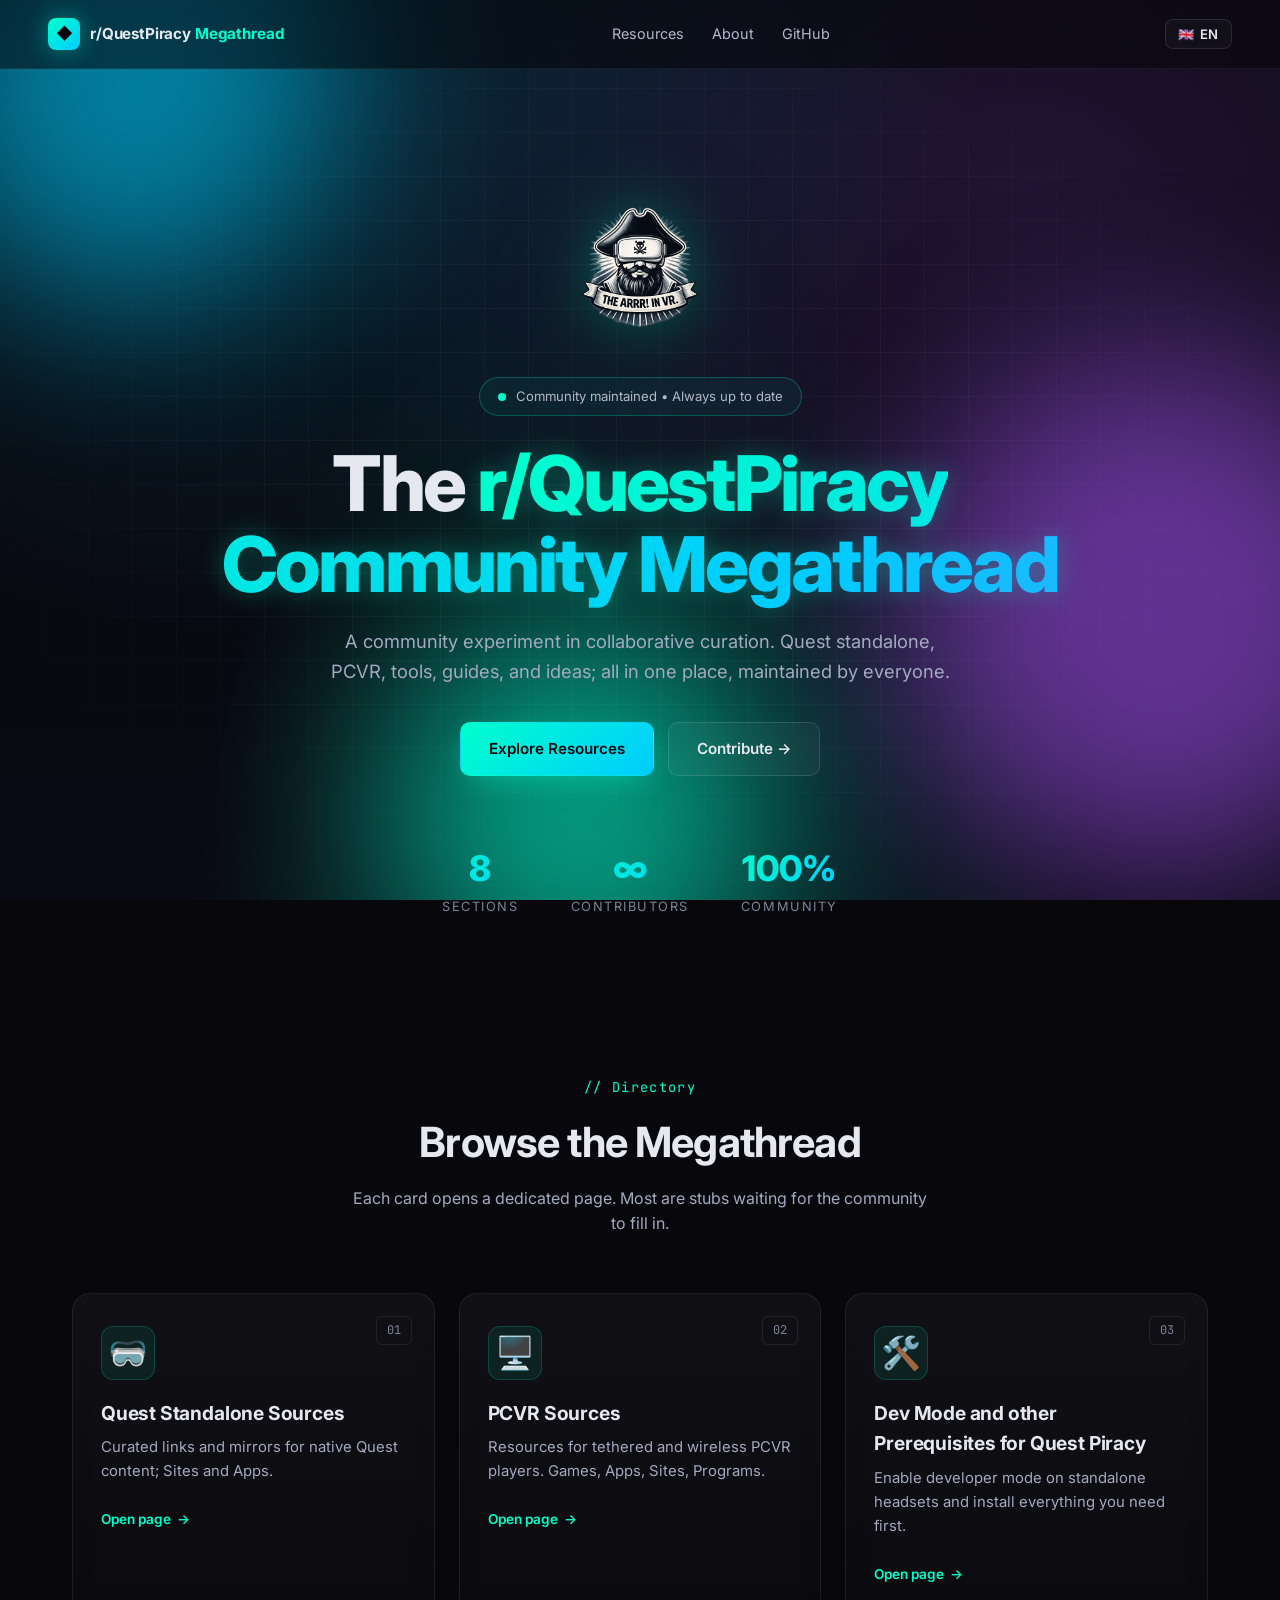
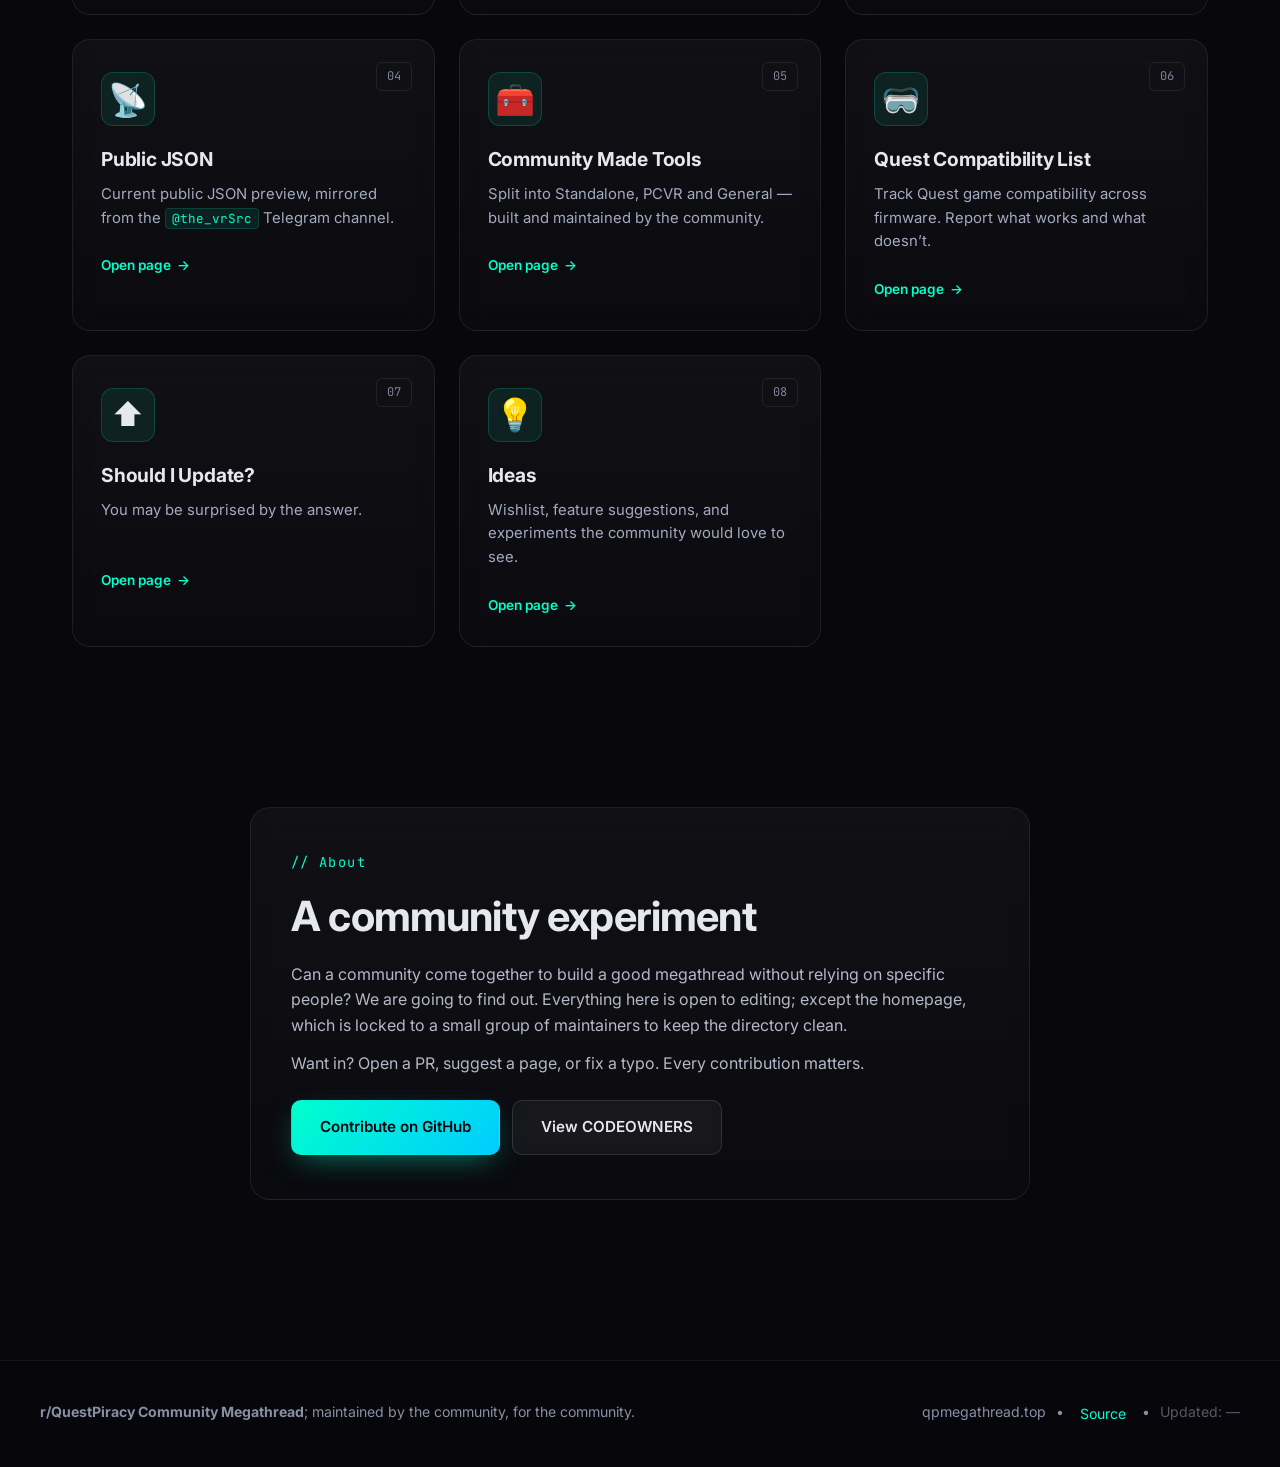
<file: index.html>
<!DOCTYPE html>
<html lang="en">
<head>
    <meta charset="UTF-8">
    <meta name="viewport" content="width=device-width, initial-scale=1.0">
    <title>r/QuestPiracy Community Megathread</title>
    <meta name="description" content="A community-maintained r/QuestPiracy megathread for Quest VR headets; Standalone, PCVR resources, tools, and guides.">
    <link rel="icon" type="image/x-icon" href="assets/images/favicon.ico">
    <link rel="apple-touch-icon" href="assets/images/logo.png">
    <link rel="preconnect" href="https://fonts.googleapis.com">
    <link rel="preconnect" href="https://fonts.gstatic.com" crossorigin>
    <link href="https://fonts.googleapis.com/css2?family=Inter:wght@300;400;500;600;700;800&family=JetBrains+Mono:wght@400;600&display=swap" rel="stylesheet">
    <link rel="stylesheet" href="assets/css/style.css">
</head>
<body>

<!-- Animated background -->
<div class="bg-gradient"></div>
<div class="bg-grid"></div>
<div class="bg-orbs">
    <div class="orb orb-1"></div>
    <div class="orb orb-2"></div>
    <div class="orb orb-3"></div>
</div>

<!-- Navbar -->
<nav class="navbar">
    <a href="index.html" class="brand">
        <span class="brand-icon">◆</span>
        <span class="brand-text">r/QuestPiracy <span class="brand-accent">Megathread</span></span>
    </a>
    <div class="nav-links">
        <a href="#resources" data-i18n="nav.resources">Resources</a>
        <a href="#about" data-i18n="nav.about">About</a>
        <a href="https://github.com/KaladinDMP/QP-Megathread" target="_blank" rel="noopener" data-i18n="nav.github">GitHub</a>
    </div>
</nav>

<!-- Hero -->
<header class="hero">
    <div class="hero-logo-wrap">
        <img src="assets/images/logo.png" alt="r/QuestPiracy Community Megathread" class="hero-logo">
    </div>
    <div class="hero-badge">
        <span class="pulse-dot"></span>
        <span data-i18n="hero.badge">Community maintained &bull; Always up to date</span>
    </div>
    <h1 class="hero-title" data-i18n-html="hero.title">
        The <span class="gradient-text">r/QuestPiracy Community Megathread</span>
    </h1>
    <p class="hero-sub" data-i18n="hero.sub">
        A community experiment in collaborative curation. Quest standalone, PCVR, tools, guides, and ideas; all in one place, maintained by everyone.
    </p>
    <div class="hero-cta">
        <a href="#resources" class="btn btn-primary" data-i18n="hero.cta.explore">Explore Resources</a>
        <a href="https://github.com/KaladinDMP/QP-Megathread" target="_blank" rel="noopener" class="btn btn-ghost" data-i18n="hero.cta.contribute">Contribute →</a>
    </div>
    <div class="hero-stats">
        <div class="stat"><div class="stat-num">8</div><div class="stat-label" data-i18n="stats.sections">Sections</div></div>
        <div class="stat"><div class="stat-num">∞</div><div class="stat-label" data-i18n="stats.contributors">Contributors</div></div>
        <div class="stat"><div class="stat-num">100%</div><div class="stat-label" data-i18n="stats.community">Community</div></div>
    </div>
</header>

<!-- Resources grid -->
<section id="resources" class="section">
    <div class="section-head">
        <div class="section-kicker" data-i18n="resources.kicker">// Directory</div>
        <h2 class="section-title" data-i18n="resources.title">Browse the Megathread</h2>
        <p class="section-sub" data-i18n="resources.sub">Each card opens a dedicated page. Most are stubs waiting for the community to fill in.</p>
    </div>

    <div class="card-grid">
        <a href="pages/quest-standalone.html" class="card" data-page="pages/quest-standalone.html" style="--i:1">
            <div class="card-glow"></div>
            <div class="card-icon">🥽</div>
            <div class="card-tag">01</div>
            <h3 class="card-title" data-i18n="card.quest.title">Quest Standalone Sources</h3>
            <p class="card-desc" data-i18n="card.quest.desc">Curated links and mirrors for native Quest content; Sites and Apps.</p>
            <div class="card-cta"><span data-i18n="card.cta">Open page</span> <span class="arrow">→</span></div>
        </a>

        <a href="pages/pcvr.html" class="card" data-page="pages/pcvr.html" style="--i:2">
            <div class="card-glow"></div>
            <div class="card-icon">🖥️</div>
            <div class="card-tag">02</div>
            <h3 class="card-title" data-i18n="card.pcvr.title">PCVR Sources</h3>
            <p class="card-desc" data-i18n="card.pcvr.desc">Resources for tethered and wireless PCVR players. Games, Apps, Sites, Programs.</p>
            <div class="card-cta"><span data-i18n="card.cta">Open page</span> <span class="arrow">→</span></div>
        </a>

        <a href="pages/dev-mode.html" class="card" data-page="pages/dev-mode.html" style="--i:3">
            <div class="card-glow"></div>
            <div class="card-icon">🛠️</div>
            <div class="card-tag">03</div>
            <h3 class="card-title" data-i18n="card.dev.title">Dev Mode and other Prerequisites for Quest Piracy</h3>
            <p class="card-desc" data-i18n="card.dev.desc">Enable developer mode on standalone headsets and install everything you need first.</p>
            <div class="card-cta"><span data-i18n="card.cta">Open page</span> <span class="arrow">→</span></div>
        </a>

        <a href="pages/public-json.html" class="card" data-page="pages/public-json.html" style="--i:4">
            <div class="card-glow"></div>
            <div class="card-icon">📡</div>
            <div class="card-tag">04</div>
            <h3 class="card-title" data-i18n="card.json.title">Public JSON</h3>
            <p class="card-desc" data-i18n-html="card.json.desc">Current public JSON preview, mirrored from the <code>@the_vrSrc</code> Telegram channel.</p>
            <div class="card-cta"><span data-i18n="card.cta">Open page</span> <span class="arrow">→</span></div>
        </a>

        <a href="pages/tools.html" class="card" data-page="pages/tools.html" style="--i:5">
            <div class="card-glow"></div>
            <div class="card-icon">🧰</div>
            <div class="card-tag">05</div>
            <h3 class="card-title" data-i18n="card.tools.title">Community Made Tools</h3>
            <p class="card-desc" data-i18n="card.tools.desc">Split into Standalone, PCVR and General — built and maintained by the community.</p>
            <div class="card-cta"><span data-i18n="card.cta">Open page</span> <span class="arrow">→</span></div>
        </a>

        <a href="pages/list.html" class="card" data-page="pages/list.html" style="--i:6">
            <div class="card-glow"></div>
            <div class="card-icon">🥽</div>
            <div class="card-tag">06</div>
            <h3 class="card-title" data-i18n="card.list.title">Quest Compatibility List</h3>
            <p class="card-desc" data-i18n="card.list.desc">Track Quest game compatibility across firmware. Report what works and what doesn’t.</p>
            <div class="card-cta"><span data-i18n="card.cta">Open page</span> <span class="arrow">→</span></div>
        </a>

        <a href="pages/should-i-update.html" class="card" data-page="pages/should-i-update.html" style="--i:7">
            <div class="card-glow"></div>
            <div class="card-icon">⬆️</div>
            <div class="card-tag">07</div>
            <h3 class="card-title" data-i18n="card.update.title">Should I Update?</h3>
            <p class="card-desc" data-i18n="card.update.desc">You may be surprised by the answer.</p>
            <div class="card-cta"><span data-i18n="card.cta">Open page</span> <span class="arrow">→</span></div>
        </a>

        <a href="pages/ideas.html" class="card" data-page="pages/ideas.html" style="--i:8">
            <div class="card-glow"></div>
            <div class="card-icon">💡</div>
            <div class="card-tag">08</div>
            <h3 class="card-title" data-i18n="card.ideas.title">Ideas</h3>
            <p class="card-desc" data-i18n="card.ideas.desc">Wishlist, feature suggestions, and experiments the community would love to see.</p>
            <div class="card-cta"><span data-i18n="card.cta">Open page</span> <span class="arrow">→</span></div>
        </a>
    </div>
</section>

<!-- About -->
<section id="about" class="section">
    <div class="about-wrap">
        <div class="about-card">
            <div class="section-kicker" data-i18n="about.kicker">// About</div>
            <h2 class="section-title" data-i18n="about.title">A community experiment</h2>
            <p data-i18n="about.p1">
                Can a community come together to build a good megathread without relying on specific people? We are going to find out.
                Everything here is open to editing; except the homepage, which is locked to a small group of maintainers to keep the directory clean.
            </p>
            <p data-i18n="about.p2">
                Want in? Open a PR, suggest a page, or fix a typo. Every contribution matters.
            </p>
            <div class="about-actions">
                <a href="https://github.com/KaladinDMP/QP-Megathread" target="_blank" rel="noopener" class="btn btn-primary" data-i18n="about.cta.contribute">Contribute on GitHub</a>
                <a href="https://github.com/KaladinDMP/QP-Megathread/blob/main/.github/CODEOWNERS" target="_blank" rel="noopener" class="btn btn-ghost" data-i18n="about.cta.codeowners">View CODEOWNERS</a>
            </div>
        </div>
    </div>
</section>

<footer class="footer">
    <div class="footer-inner">
        <div>
            <strong data-i18n="footer.title">r/QuestPiracy Community Megathread</strong>; <span data-i18n="footer.maintained">maintained by the community, for the community.</span>
        </div>
        <div class="footer-meta">
            <span>qpmegathread.top</span>
            <span>&bull;</span>
            <a href="https://github.com/KaladinDMP/QP-Megathread" target="_blank" rel="noopener" data-i18n="footer.source">Source</a>
            <span>&bull;</span>
            <span id="last-updated" style="opacity:0.6;">Updated: —</span>
        </div>
    </div>
</footer>

<script src="assets/js/i18n.js"></script>
<script src="assets/js/main.js"></script>
</body>
</html>
</file>
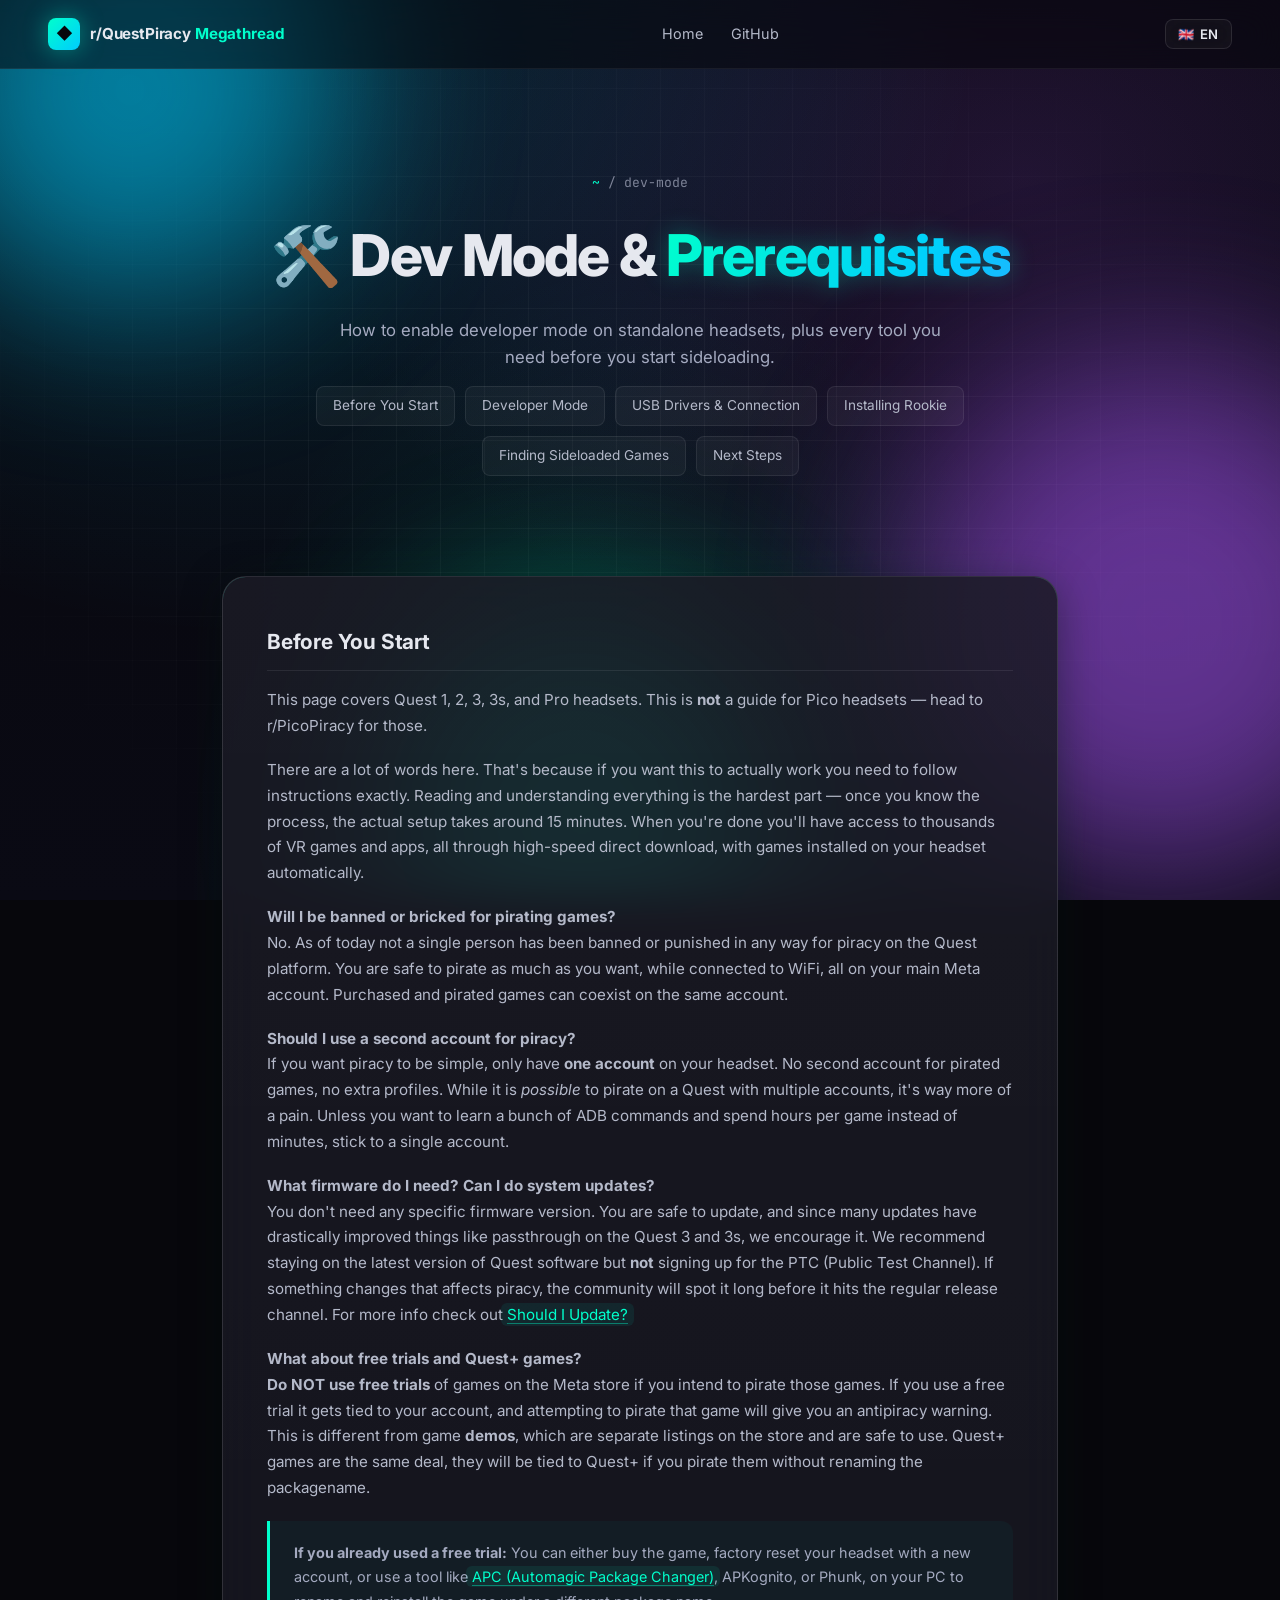
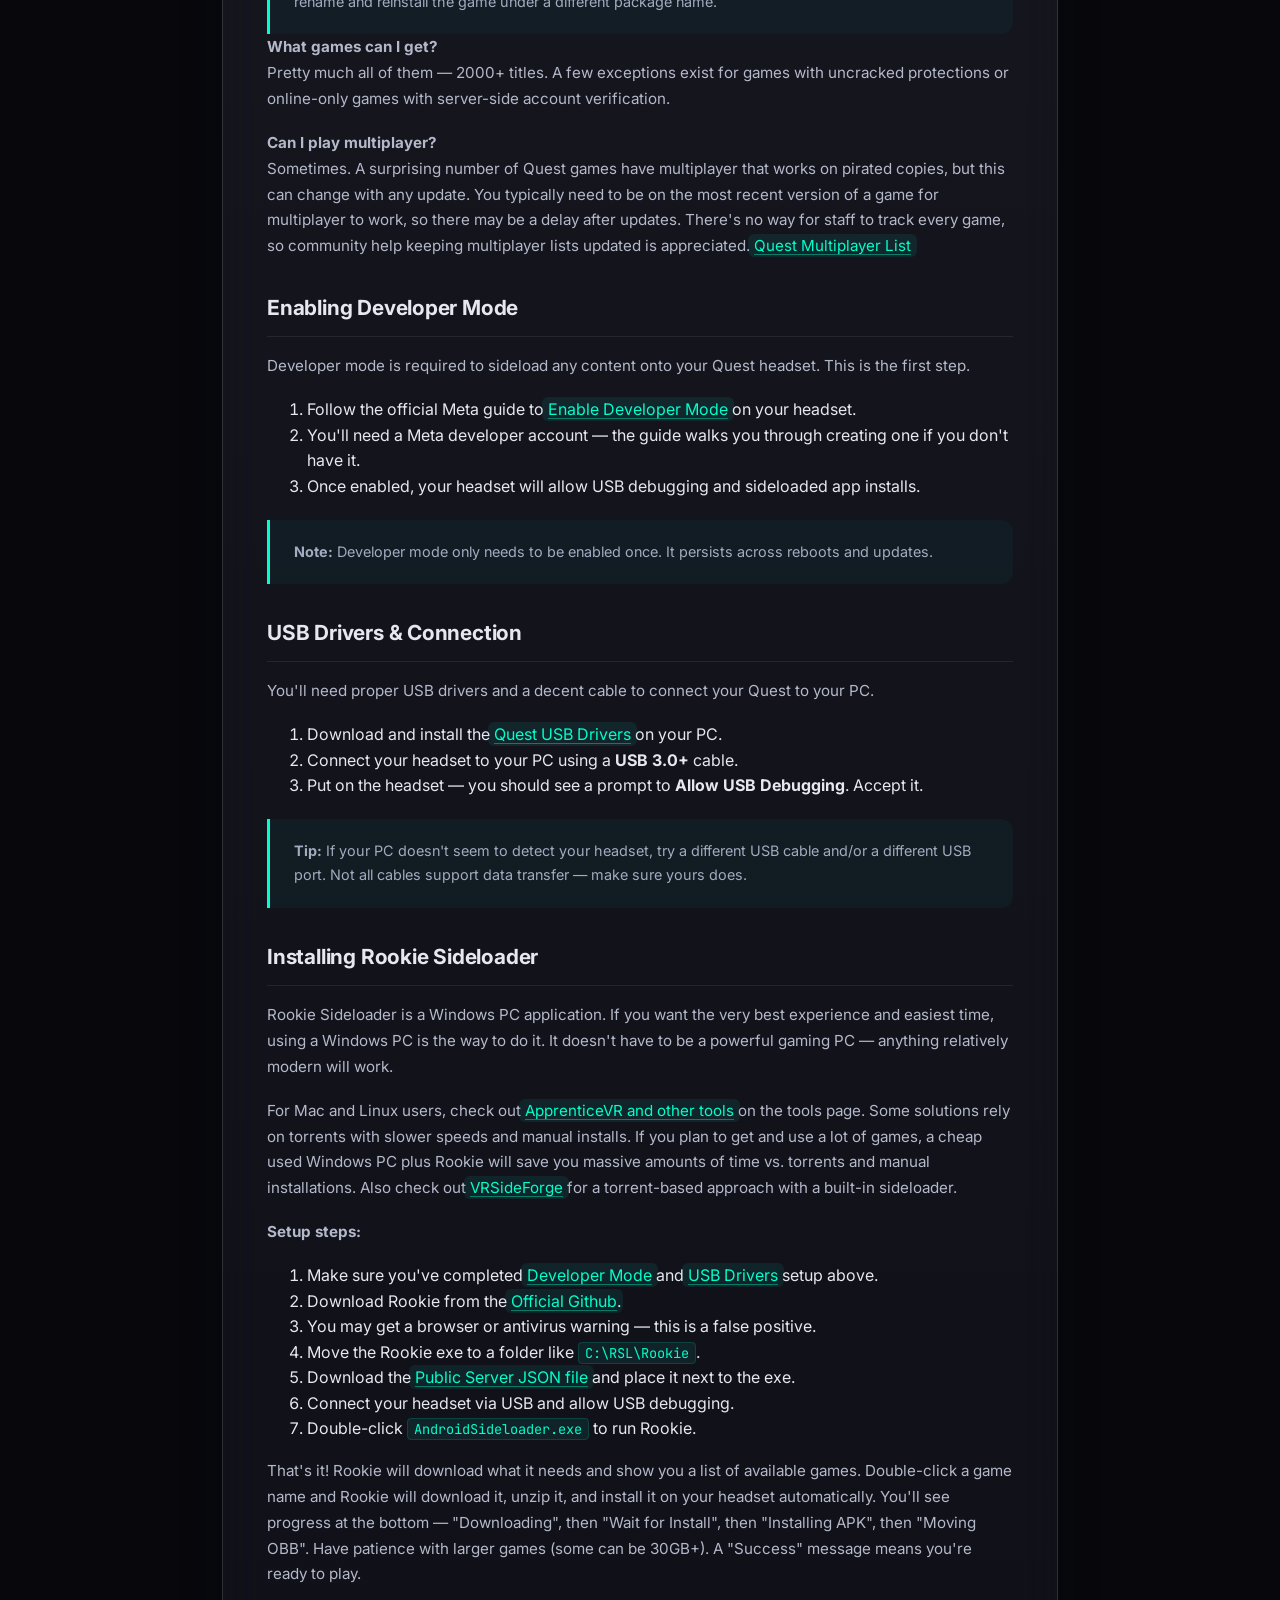
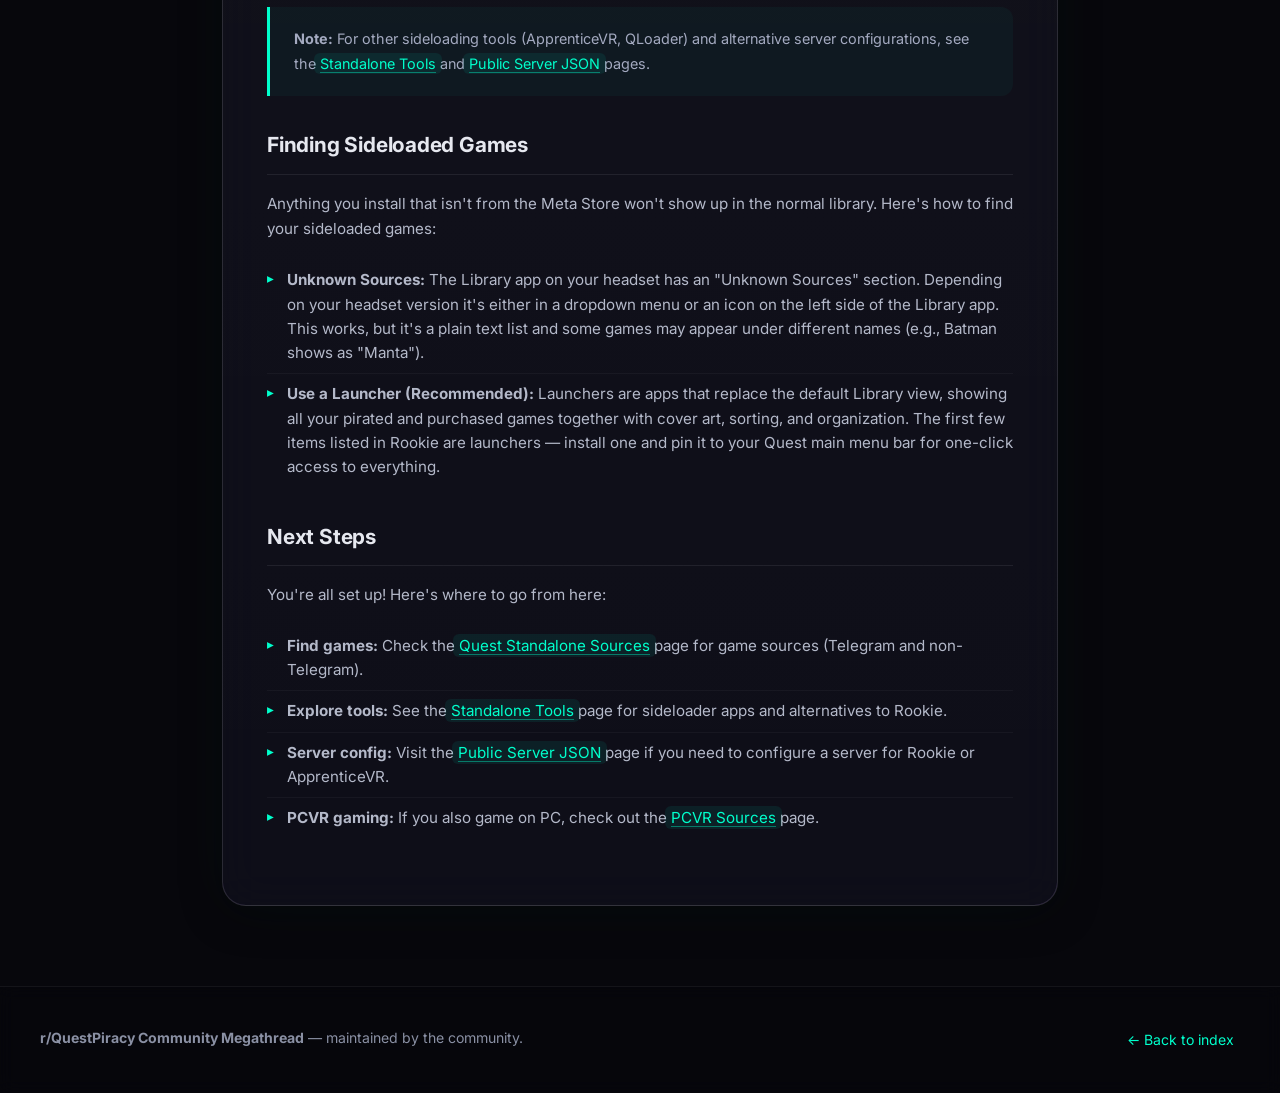
<file: pages/dev-mode.html>
<!DOCTYPE html>
<html lang="en">
<head>
    <meta charset="UTF-8">
    <meta name="viewport" content="width=device-width, initial-scale=1.0">
    <title>Dev Mode &amp; Prerequisites · r/QuestPiracy Community Megathread</title>
    <link rel="icon" type="image/x-icon" href="../assets/images/favicon.ico">
    <link rel="apple-touch-icon" href="../assets/images/logo.png">
    <link href="https://fonts.googleapis.com/css2?family=Inter:wght@300;400;500;600;700;800&family=JetBrains+Mono:wght@400;600&display=swap" rel="stylesheet">
    <link rel="stylesheet" href="../assets/css/style.css">
</head>
<body>

<div class="bg-gradient"></div>
<div class="bg-grid"></div>
<div class="bg-orbs">
    <div class="orb orb-1"></div>
    <div class="orb orb-2"></div>
    <div class="orb orb-3"></div>
</div>

<nav class="navbar">
    <a href="../index.html" class="brand">
        <span class="brand-icon">◆</span>
        <span class="brand-text">r/QuestPiracy <span class="brand-accent">Megathread</span></span>
    </a>
    <div class="nav-links">
        <a href="../index.html" data-i18n="nav.home">Home</a>
        <a href="https://github.com/KaladinDMP/QP-Megathread" target="_blank" rel="noopener" data-i18n="nav.github">GitHub</a>
    </div>
</nav>

<header class="page-hero">
    <div class="breadcrumb"><a href="../index.html">~</a> / dev-mode</div>
    <h1>🛠️ Dev Mode &amp; <span class="gradient-text">Prerequisites</span></h1>
    <p data-i18n="page.dev.sub">How to enable developer mode on standalone headsets, plus every tool you need before you start sideloading.</p>
    <div class="subnav">
        <a href="#before-you-start">Before You Start</a>
        <a href="#developer-mode">Developer Mode</a>
        <a href="#usb-drivers">USB Drivers &amp; Connection</a>
        <a href="#install-rookie">Installing Rookie</a>
        <a href="#finding-games">Finding Sideloaded Games</a>
        <a href="#next-steps">Next Steps</a>
    </div>
</header>

<div class="content-pill-wrap">
    <div class="content-pill">

        <section id="before-you-start">
            <h3>Before You Start</h3>

            <p>This page covers Quest 1, 2, 3, 3s, and Pro headsets. This is <strong>not</strong> a guide for Pico headsets &mdash; head to r/PicoPiracy for those.</p>

            <p>There are a lot of words here. That's because if you want this to actually work you need to follow instructions exactly. Reading and understanding everything is the hardest part &mdash; once you know the process, the actual setup takes around 15 minutes. When you're done you'll have access to thousands of VR games and apps, all through high-speed direct download, with games installed on your headset automatically.</p>

            <p><strong>Will I be banned or bricked for pirating games?</strong><br>
            No. As of today not a single person has been banned or punished in any way for piracy on the Quest platform. You are safe to pirate as much as you want, while connected to WiFi, all on your main Meta account. Purchased and pirated games can coexist on the same account.</p>

            <p><strong>Should I use a second account for piracy?</strong><br>
            If you want piracy to be simple, only have <strong>one account</strong> on your headset. No second account for pirated games, no extra profiles. While it is <em>possible</em> to pirate on a Quest with multiple accounts, it's way more of a pain. Unless you want to learn a bunch of ADB commands and spend hours per game instead of minutes, stick to a single account.</p>

            <p><strong>What firmware do I need? Can I do system updates?</strong><br>
            You don't need any specific firmware version. You are safe to update, and since many updates have drastically improved things like passthrough on the Quest 3 and 3s, we encourage it. We recommend staying on the latest version of Quest software but <strong>not</strong> signing up for the PTC (Public Test Channel). If something changes that affects piracy, the community will spot it long before it hits the regular release channel. For more info check out <a href="https://qpmegathread.top/pages/should-i-update.html" target="_blank" rel="noopener noreferrer">Should I Update?</a></p>

            <p><strong>What about free trials and Quest+ games?</strong><br>
            <strong>Do NOT use free trials</strong> of games on the Meta store if you intend to pirate those games. If you use a free trial it gets tied to your account, and attempting to pirate that game will give you an antipiracy warning. This is different from game <strong>demos</strong>, which are separate listings on the store and are safe to use. Quest+ games are the same deal, they will be tied to Quest+ if you pirate them without renaming the packagename.</p>

            <blockquote>
                <p><strong>If you already used a free trial:</strong> You can either buy the game, factory reset your headset with a new account, or use a tool like <a href="https://github.com/KaladinDMP/AutomagicPackageChanger/" target="_blank" rel="noopener noreferrer">APC (Automagic Package Changer)</a>, APKognito, or Phunk, on your PC to rename and reinstall the game under a different package name.</p>
            </blockquote>

            <p><strong>What games can I get?</strong><br>
            Pretty much all of them &mdash; 2000+ titles. A few exceptions exist for games with uncracked protections or online-only games with server-side account verification.</p>

            <p><strong>Can I play multiplayer?</strong><br>
            Sometimes. A surprising number of Quest games have multiplayer that works on pirated copies, but this can change with any update. You typically need to be on the most recent version of a game for multiplayer to work, so there may be a delay after updates. There's no way for staff to track every game, so community help keeping multiplayer lists updated is appreciated. <a href="https://docs.google.com/spreadsheets/u/0/d/1U2_TqM6bD13YqswZ2sWdbgW_A6rgM410x56DFm8TFW0/htmlview" target="_blank" rel="noopener">Quest Multiplayer List</a></p>
        </section>

        <section id="developer-mode">
            <h3>Enabling Developer Mode</h3>

            <p>Developer mode is required to sideload any content onto your Quest headset. This is the first step.</p>

            <ol>
                <li>Follow the official Meta guide to <a href="https://developers.meta.com/horizon/documentation/android-apps/enable-developer-mode/" target="_blank" rel="noopener">Enable Developer Mode</a> on your headset.</li>
                <li>You'll need a Meta developer account &mdash; the guide walks you through creating one if you don't have it.</li>
                <li>Once enabled, your headset will allow USB debugging and sideloaded app installs.</li>
            </ol>

            <blockquote>
                <p><strong>Note:</strong> Developer mode only needs to be enabled once. It persists across reboots and updates.</p>
            </blockquote>
        </section>

        <section id="usb-drivers">
            <h3>USB Drivers &amp; Connection</h3>

            <p>You'll need proper USB drivers and a decent cable to connect your Quest to your PC.</p>

            <ol>
                <li>Download and install the <a href="https://developers.meta.com/horizon/downloads/package/oculus-adb-drivers/" target="_blank" rel="noopener">Quest USB Drivers</a> on your PC.</li>
                <li>Connect your headset to your PC using a <strong>USB 3.0+</strong> cable.</li>
                <li>Put on the headset &mdash; you should see a prompt to <strong>Allow USB Debugging</strong>. Accept it.</li>
            </ol>

            <blockquote>
                <p><strong>Tip:</strong> If your PC doesn't seem to detect your headset, try a different USB cable and/or a different USB port. Not all cables support data transfer &mdash; make sure yours does.</p>
            </blockquote>
        </section>

        <section id="install-rookie">
            <h3>Installing Rookie Sideloader</h3>

            <p>Rookie Sideloader is a Windows PC application. If you want the very best experience and easiest time, using a Windows PC is the way to do it. It doesn't have to be a powerful gaming PC &mdash; anything relatively modern will work.</p>

            <p>For Mac and Linux users, check out <a href="tools.html#standalone">ApprenticeVR and other tools</a> on the tools page. Some solutions rely on torrents with slower speeds and manual installs. If you plan to get and use a lot of games, a cheap used Windows PC plus Rookie will save you massive amounts of time vs. torrents and manual installations. Also check out <a href="https://github.com/yGuilhermy/VRSideForge" target="_blank" rel="noopener">VRSideForge</a> for a torrent-based approach with a built-in sideloader.</p>

            <p><strong>Setup steps:</strong></p>

            <ol>
                <li>Make sure you've completed <a href="#developer-mode">Developer Mode</a> and <a href="#usb-drivers">USB Drivers</a> setup above.</li>
                <li>Download Rookie from the <a href="https://github.com/nerdunit/androidsideloader/releases/latest" target="_blank" rel="noopener">Official Github</a>.</li>
                <li>You may get a browser or antivirus warning &mdash; this is a false positive. 
                <li>Move the Rookie exe to a folder like <code>C:\RSL\Rookie</code>.</li>
                <li>Download the <a href="https://github.com/CrazyScamp/Rookie-3.4-Setup/releases/download/public.json/public.json" target="_blank" rel="noopener">Public Server JSON file</a> and place it next to the exe.</li>
                <li>Connect your headset via USB and allow USB debugging.</li>
                <li>Double-click <code>AndroidSideloader.exe</code> to run Rookie.</li>
            </ol>

            <p>That's it! Rookie will download what it needs and show you a list of available games. Double-click a game name and Rookie will download it, unzip it, and install it on your headset automatically. You'll see progress at the bottom &mdash; "Downloading", then "Wait for Install", then "Installing APK", then "Moving OBB". Have patience with larger games (some can be 30GB+). A "Success" message means you're ready to play.</p>

            <blockquote>
                <p><strong>Note:</strong> For other sideloading tools (ApprenticeVR, QLoader) and alternative server configurations, see the <a href="tools.html#standalone">Standalone Tools</a> and <a href="public-json.html">Public Server JSON</a> pages.</p>
            </blockquote>
        </section>

        <section id="finding-games">
            <h3>Finding Sideloaded Games</h3>

            <p>Anything you install that isn't from the Meta Store won't show up in the normal library. Here's how to find your sideloaded games:</p>

            <ul>
                <li><strong>Unknown Sources:</strong> The Library app on your headset has an "Unknown Sources" section. Depending on your headset version it's either in a dropdown menu or an icon on the left side of the Library app. This works, but it's a plain text list and some games may appear under different names (e.g., Batman shows as "Manta").</li>
                <li><strong>Use a Launcher (Recommended):</strong> Launchers are apps that replace the default Library view, showing all your pirated and purchased games together with cover art, sorting, and organization. The first few items listed in Rookie are launchers &mdash; install one and pin it to your Quest main menu bar for one-click access to everything.</li>
            </ul>
        </section>

        <section id="next-steps">
            <h3>Next Steps</h3>

            <p>You're all set up! Here's where to go from here:</p>

            <ul>
                <li><strong>Find games:</strong> Check the <a href="quest-standalone.html">Quest Standalone Sources</a> page for game sources (Telegram and non-Telegram).</li>
                <li><strong>Explore tools:</strong> See the <a href="tools.html#standalone">Standalone Tools</a> page for sideloader apps and alternatives to Rookie.</li>
                <li><strong>Server config:</strong> Visit the <a href="public-json.html">Public Server JSON</a> page if you need to configure a server for Rookie or ApprenticeVR.</li>
                <li><strong>PCVR gaming:</strong> If you also game on PC, check out the <a href="pcvr.html">PCVR Sources</a> page.</li>
            </ul>
        </section>

    </div>
</div>

<footer class="footer">
    <div class="footer-inner">
        <div><strong data-i18n="footer.title">r/QuestPiracy Community Megathread</strong> &mdash; <span data-i18n="footer.maintained_sub">maintained by the community.</span></div>
        <div class="footer-meta">
            <a href="../index.html" data-i18n="footer.back">← Back to index</a>
        </div>
    </div>
</footer>

<script src="../assets/js/i18n.js"></script>
<script src="../assets/js/main.js"></script>
</body>
</html>
</file>
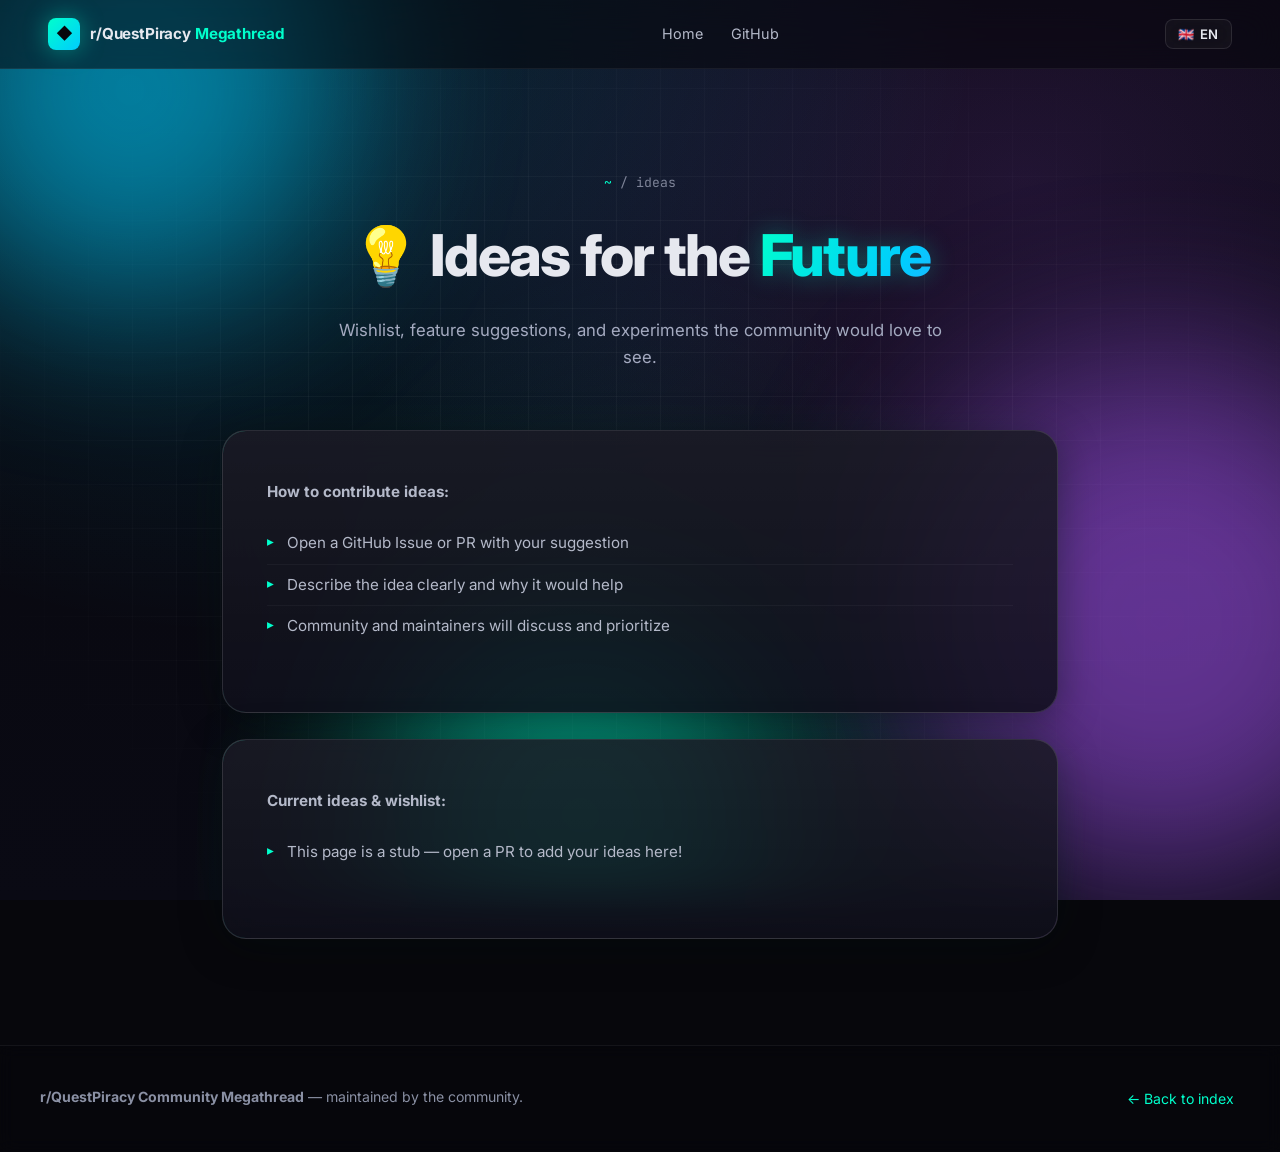
<file: pages/ideas.html>
<!DOCTYPE html>
<html lang="en">
<head>
    <meta charset="UTF-8">
    <meta name="viewport" content="width=device-width, initial-scale=1.0">
    <title>Ideas · r/QuestPiracy Community Megathread</title>

    <link rel="icon" type="image/x-icon" href="../assets/images/favicon.ico">
    <link rel="apple-touch-icon" href="../assets/images/logo.png">

    <link href="https://fonts.googleapis.com/css2?family=Inter:wght@300;400;500;600;700;800&family=JetBrains+Mono:wght@400;600&display=swap" rel="stylesheet">
    <link rel="stylesheet" href="../assets/css/style.css">
</head>
<body>

<div class="bg-gradient"></div>
<div class="bg-grid"></div>
<div class="bg-orbs">
    <div class="orb orb-1"></div>
    <div class="orb orb-2"></div>
    <div class="orb orb-3"></div>
</div>

<nav class="navbar">
    <a href="../index.html" class="brand">
        <span class="brand-icon">&#9670;</span>
        <span class="brand-text">r/QuestPiracy <span class="brand-accent">Megathread</span></span>
    </a>
    <div class="nav-links">
        <a href="../index.html" data-i18n="nav.home">Home</a>
        <a href="https://github.com/KaladinDMP/QP-Megathread" target="_blank" rel="noopener" data-i18n="nav.github">GitHub</a>
    </div>
</nav>

<header class="page-hero">
    <div class="breadcrumb"><a href="../index.html">~</a> / ideas</div>
    <h1>&#128161; Ideas for the <span class="gradient-text">Future</span></h1>
    <p data-i18n="page.ideas.sub">Wishlist, feature suggestions, and experiments the community would love to see.</p>
</header>

<div class="placeholder">

    <div class="content-pill">
        <p><strong data-i18n="page.ideas.how">How to contribute ideas:</strong></p>
        <ul>
            <li data-i18n="page.ideas.step1">Open a GitHub Issue or PR with your suggestion</li>
            <li data-i18n="page.ideas.step2">Describe the idea clearly and why it would help</li>
            <li data-i18n="page.ideas.step3">Community and maintainers will discuss and prioritize</li>
        </ul>
    </div>

    <br>

    <div class="content-pill">
        <p><strong data-i18n="page.ideas.current">Current ideas &amp; wishlist:</strong></p>
        <ul>
            <li data-i18n="page.ideas.placeholder">This page is a stub — open a PR to add your ideas here!</li>
        </ul>
    </div>

    <br>

</div>

<footer class="footer">
    <div class="footer-inner">
        <div><strong data-i18n="footer.title">r/QuestPiracy Community Megathread</strong> &mdash; <span data-i18n="footer.maintained_sub">maintained by the community.</span></div>
        <div class="footer-meta">
            <a href="../index.html" data-i18n="footer.back">&larr; Back to index</a>
        </div>
    </div>
</footer>

<script src="../assets/js/i18n.js"></script>
<script src="../assets/js/main.js"></script>
</body>
</html>
</file>
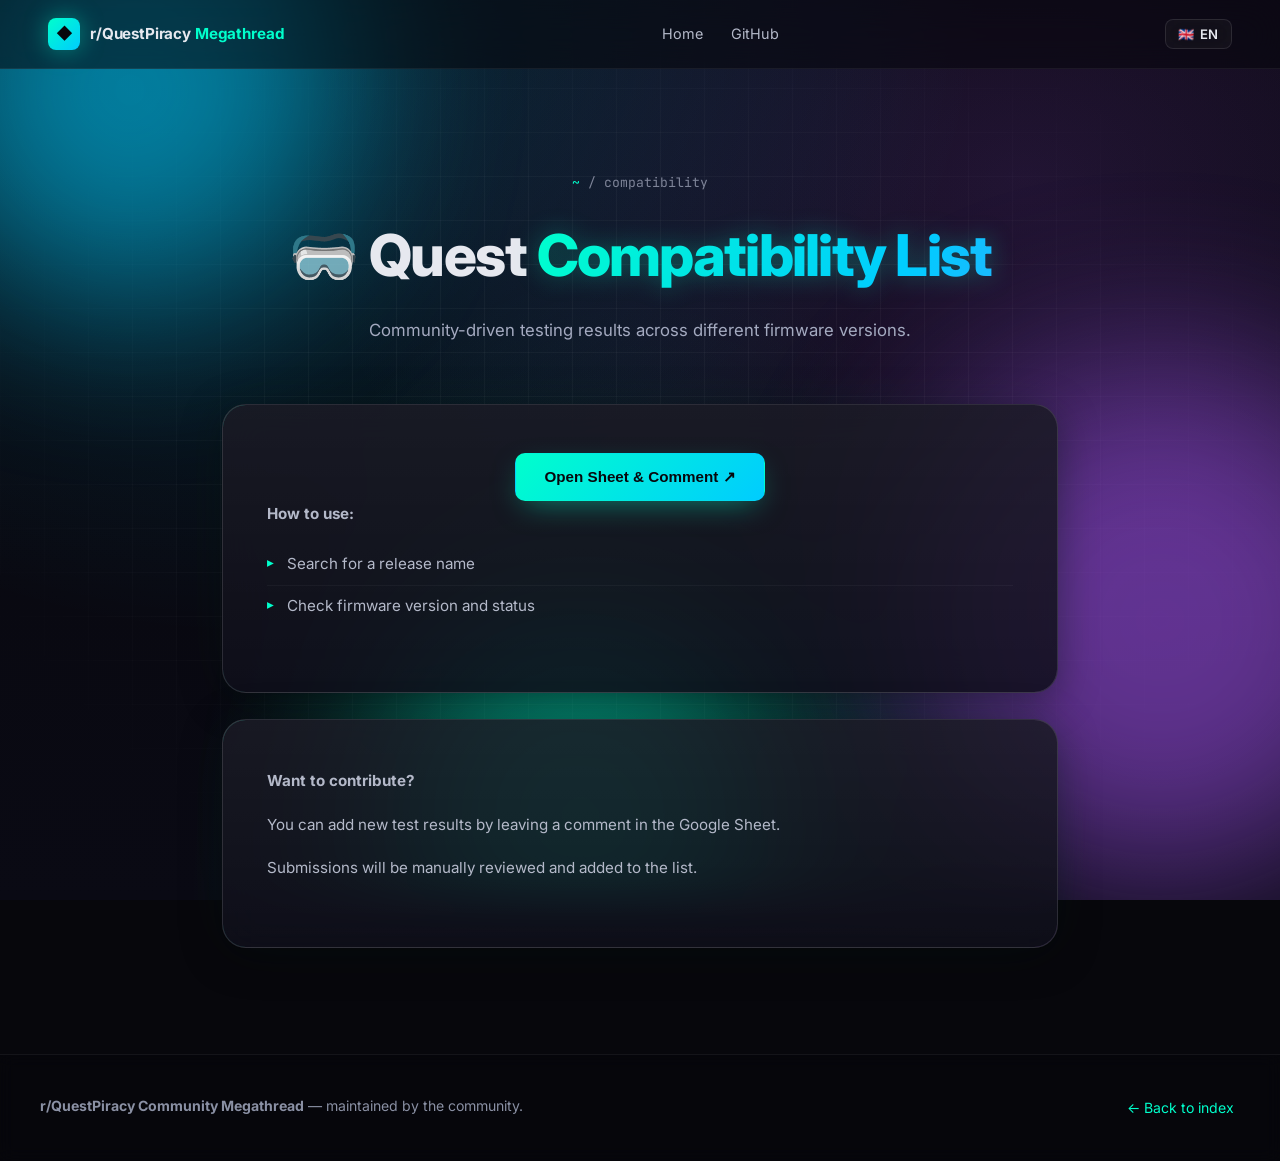
<file: pages/list.html>
<!DOCTYPE html>
<html lang="en">
<head>
    <meta charset="UTF-8">
    <meta name="viewport" content="width=device-width, initial-scale=1.0">
    <title>Compatibility List · r/QuestPiracy Megathread</title>

    <link rel="icon" type="image/x-icon" href="../assets/images/favicon.ico">
    <link rel="apple-touch-icon" href="../assets/images/logo.png">

    <link href="https://fonts.googleapis.com/css2?family=Inter:wght@300;400;500;600;700;800&family=JetBrains+Mono:wght@400;600&display=swap" rel="stylesheet">
    <link rel="stylesheet" href="../assets/css/style.css">
</head>
<body>

<div class="bg-gradient"></div>
<div class="bg-grid"></div>
<div class="bg-orbs">
    <div class="orb orb-1"></div>
    <div class="orb orb-2"></div>
    <div class="orb orb-3"></div>
</div>

<nav class="navbar">
    <a href="../index.html" class="brand">
        <span class="brand-icon">◆</span>
        <span class="brand-text">r/QuestPiracy <span class="brand-accent">Megathread</span></span>
    </a>
    <div class="nav-links">
        <a href="../index.html" data-i18n="nav.home">Home</a>
        <a href="https://github.com/KaladinDMP/QP-Megathread" target="_blank" rel="noopener" data-i18n="nav.github">GitHub</a>
    </div>
</nav>

<header class="page-hero">
    <div class="breadcrumb"><a href="../index.html">~</a> / compatibility</div>
    <h1>🥽 Quest <span class="gradient-text">Compatibility List</span></h1>
    <p data-i18n="page.list.sub">Community-driven testing results across different firmware versions.</p>
</header>

<div class="placeholder">

    <div class="content-pill">
		<center>
			<button class="btn btn-primary" data-i18n="page.list.open_sheet" onclick="window.open('https://docs.google.com/spreadsheets/d/1WpkkEN1v4_lsCLMNSiVRJOpek_zocsK3A6ZxgTSMCvI/edit', '_blank')">
				Open Sheet & Comment ↗
			</button>
		</center>
        <p><strong data-i18n="page.list.how_to_use">How to use:</strong></p>
        <ul>
            <li data-i18n="page.list.search">Search for a release name</li>
            <li data-i18n="page.list.check">Check firmware version and status</li>
        </ul>
    </div>

    <br>

    <div class="content-pill">
        <p><strong data-i18n="page.list.contribute_title">Want to contribute?</strong></p>
        <p data-i18n="page.list.contribute_desc">You can add new test results by leaving a comment in the Google Sheet.</p>
		<p data-i18n="page.list.contribute_review">Submissions will be manually reviewed and added to the list.</p>
    </div>

    <br>

</div>

<footer class="footer">
    <div class="footer-inner">
        <div><strong data-i18n="footer.title">r/QuestPiracy Community Megathread</strong> &mdash; <span data-i18n="footer.maintained_sub">maintained by the community.</span></div>
        <div class="footer-meta">
            <a href="../index.html" data-i18n="footer.back">← Back to index</a>
        </div>
    </div>
</footer>

<script src="../assets/js/i18n.js"></script>
<script src="../assets/js/main.js"></script>
</body>
</html>
</file>
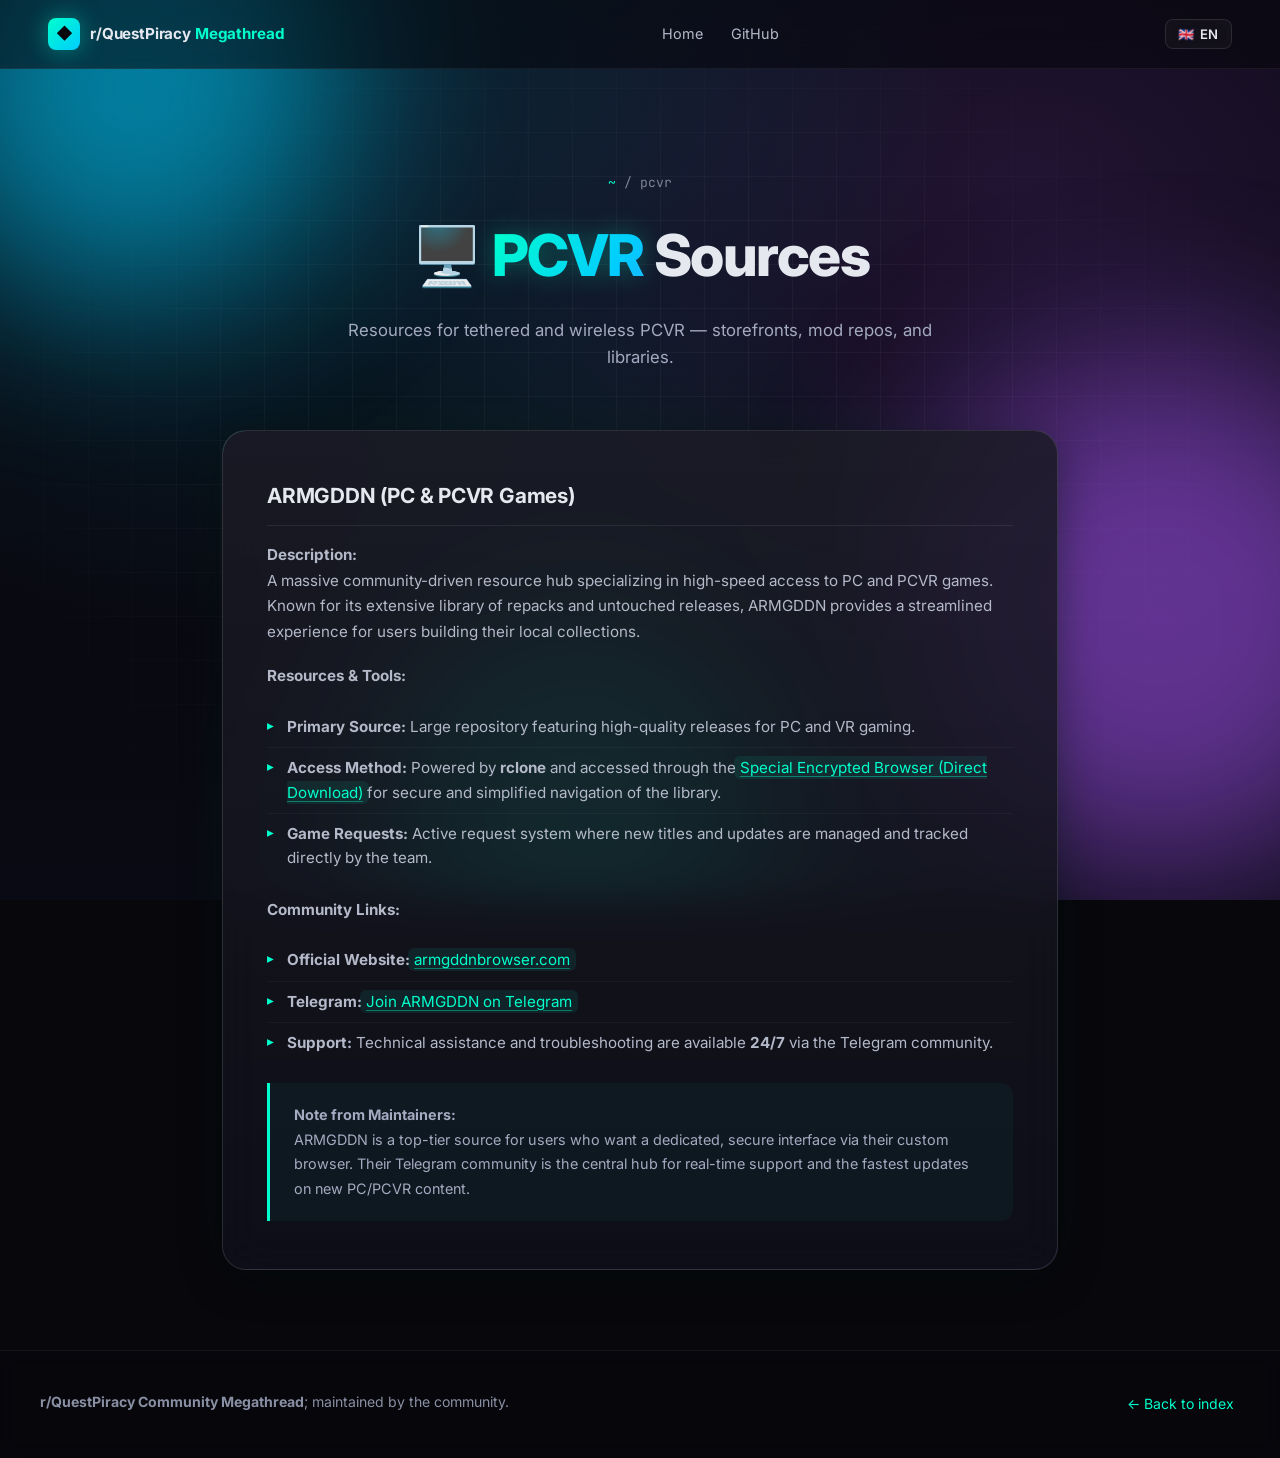
<file: pages/pcvr.html>
<!DOCTYPE html>
<html lang="en">
<head>
    <meta charset="UTF-8">
    <meta name="viewport" content="width=device-width, initial-scale=1.0">
    <title>PCVR Sources · r/QuestPiracy Community Megathread</title>
    <link rel="icon" type="image/x-icon" href="../assets/images/favicon.ico">
    <link rel="apple-touch-icon" href="../assets/images/logo.png">
    <link href="https://fonts.googleapis.com/css2?family=Inter:wght@300;400;500;600;700;800&family=JetBrains+Mono:wght@400;600&display=swap" rel="stylesheet">
    <link rel="stylesheet" href="../assets/css/style.css">
</head>
<body>

<div class="bg-gradient"></div>
<div class="bg-grid"></div>
<div class="bg-orbs">
    <div class="orb orb-1"></div>
    <div class="orb orb-2"></div>
    <div class="orb orb-3"></div>
</div>

<nav class="navbar">
    <a href="../index.html" class="brand">
        <span class="brand-icon">◆</span>
        <span class="brand-text">r/QuestPiracy <span class="brand-accent">Megathread</span></span>
    </a>
    <div class="nav-links">
        <a href="../index.html" data-i18n="nav.home">Home</a>
        <a href="https://github.com/KaladinDMP/QP-Megathread" target="_blank" rel="noopener" data-i18n="nav.github">GitHub</a>
    </div>
</nav>

<header class="page-hero">
    <div class="breadcrumb"><a href="../index.html">~</a> / pcvr</div>
    <h1>🖥️ <span class="gradient-text">PCVR</span> Sources</h1>
    <p data-i18n="page.pcvr.sub">Resources for tethered and wireless PCVR &mdash; storefronts, mod repos, and libraries.</p>
</header>

<div class="content-pill-wrap">
    <div class="content-pill">

        <section id="armgddn">
            <h3>ARMGDDN (PC & PCVR Games)</h3>

            <p><strong>Description:</strong><br>
            A massive community-driven resource hub specializing in high-speed access to PC and PCVR games. Known for its extensive library of repacks and untouched releases, ARMGDDN provides a streamlined experience for users building their local collections.</p>

            <p><strong>Resources & Tools:</strong></p>
            <ul>
                <li><strong>Primary Source:</strong> Large repository featuring high-quality releases for PC and VR gaming.</li>
                <li><strong>Access Method:</strong> Powered by <strong>rclone</strong> and accessed through the <a href="https://github.com/KaladinDMP/AGBrowser/releases/download/v6.0.0-AGB/SETUP.7z">Special Encrypted Browser (Direct Download)</a> for secure and simplified navigation of the library.</li>
                <li><strong>Game Requests:</strong> Active request system where new titles and updates are managed and tracked directly by the team.</li>
            </ul>

            <p><strong>Community Links:</strong></p>
            <ul>
                <li><strong>Official Website:</strong> <a href="https://www.armgddnbrowser.com">armgddnbrowser.com</a></li>
                <li><strong>Telegram:</strong> <a href="https://t.me/ARMGDDNGames">Join ARMGDDN on Telegram</a></li>
                <li><strong>Support:</strong> Technical assistance and troubleshooting are available <strong>24/7</strong> via the Telegram community.</li>
            </ul>

            <blockquote>
                <p><strong>Note from Maintainers:</strong><br>
                ARMGDDN is a top-tier source for users who want a dedicated, secure interface via their custom browser. Their Telegram community is the central hub for real-time support and the fastest updates on new PC/PCVR content.</p>
            </blockquote>
        </section>

    </div>
</div>

<footer class="footer">
    <div class="footer-inner">
        <div><strong data-i18n="footer.title">r/QuestPiracy Community Megathread</strong>; <span data-i18n="footer.maintained_sub">maintained by the community.</span></div>
        <div class="footer-meta">
            <a href="../index.html" data-i18n="footer.back">← Back to index</a>
        </div>
    </div>
</footer>

<script src="../assets/js/i18n.js"></script>
<script src="../assets/js/main.js"></script>
</body>
</html>
</file>
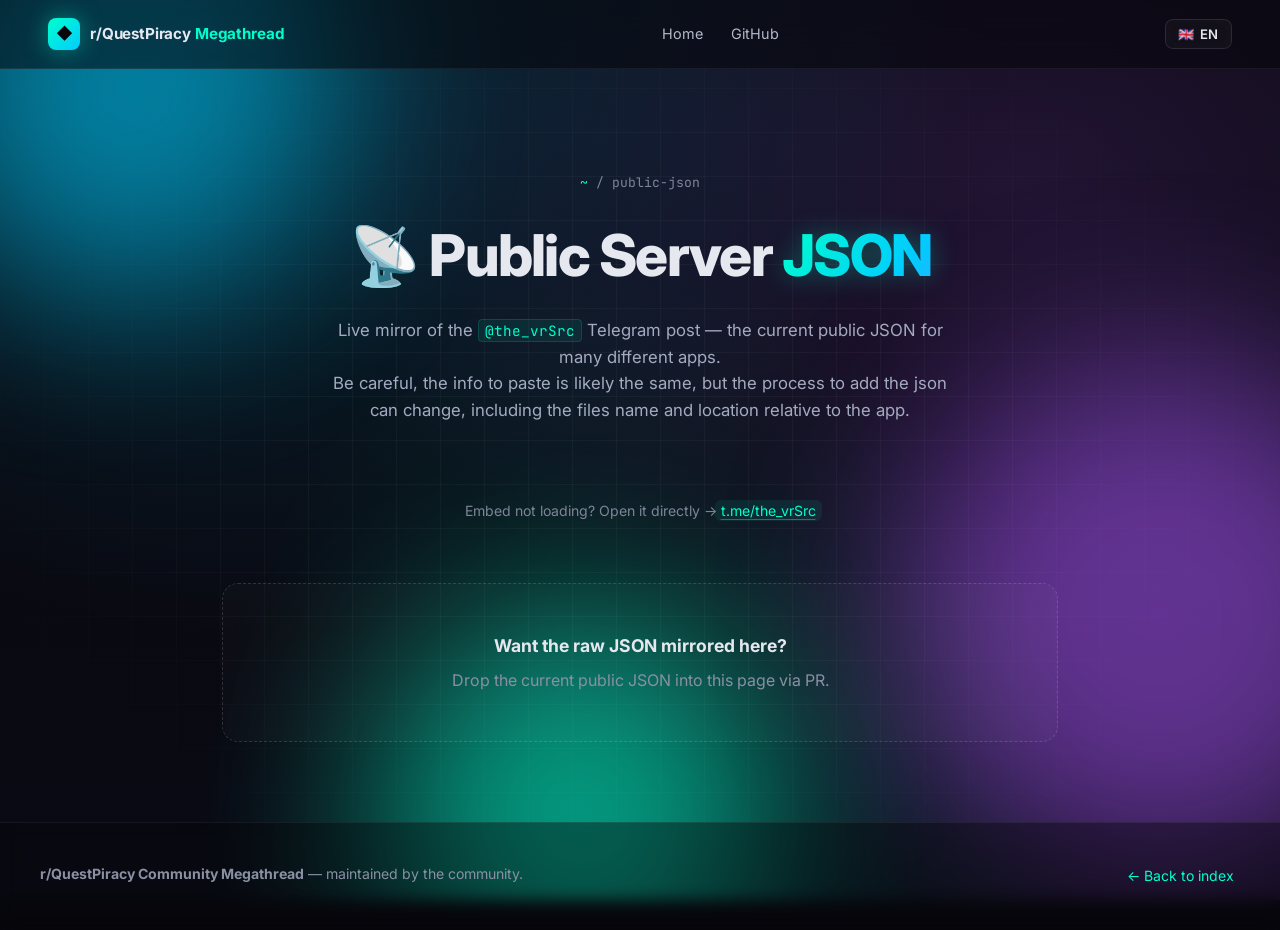
<file: pages/public-json.html>
<!DOCTYPE html>
<html lang="en">
<head>
    <meta charset="UTF-8">
    <meta name="viewport" content="width=device-width, initial-scale=1.0">
    <title>Public Server JSON · r/QuestPiracy Community Megathread</title>
    <link rel="icon" type="image/x-icon" href="../assets/images/favicon.ico">
    <link rel="apple-touch-icon" href="../assets/images/logo.png">
    <link href="https://fonts.googleapis.com/css2?family=Inter:wght@300;400;500;600;700;800&family=JetBrains+Mono:wght@400;600&display=swap" rel="stylesheet">
    <link rel="stylesheet" href="../assets/css/style.css">
</head>
<body>

<div class="bg-gradient"></div>
<div class="bg-grid"></div>
<div class="bg-orbs">
    <div class="orb orb-1"></div>
    <div class="orb orb-2"></div>
    <div class="orb orb-3"></div>
</div>

<nav class="navbar">
    <a href="../index.html" class="brand">
        <span class="brand-icon">◆</span>
        <span class="brand-text">r/QuestPiracy <span class="brand-accent">Megathread</span></span>
    </a>
    <div class="nav-links">
        <a href="../index.html" data-i18n="nav.home">Home</a>
        <a href="https://github.com/KaladinDMP/QP-Megathread" target="_blank" rel="noopener" data-i18n="nav.github">GitHub</a>
    </div>
</nav>

<header class="page-hero">
    <div class="breadcrumb"><a href="../index.html">~</a> / public-json</div>
    <h1>📡 Public Server <span class="gradient-text">JSON</span></h1>
    <p data-i18n-html="page.json.sub">Live mirror of the <code>@the_vrSrc</code> Telegram post &mdash; the current public JSON for many different apps.</p>
    <p data-i18n="page.json.sub2">Be careful, the info to paste is likely the same, but the process to add the json can change, including the files name and location relative to the app.</p>
</header>

<div class="tg-wrap">
    <div class="tg-embed">
        <script async src="https://telegram.org/js/telegram-widget.js?22"
                data-telegram-post="the_vrSrc/2"
                data-width="100%"
                data-dark="1"></script>
    </div>

    <p class="tg-note">
        <span data-i18n="page.json.embed_note">Embed not loading? Open it directly →</span>
        <a href="https://t.me/the_vrSrc" target="_blank" rel="noopener">t.me/the_vrSrc</a>
    </p>
</div>

<div class="placeholder">
    <div class="placeholder-box">
        <strong data-i18n="page.json.want_raw">Want the raw JSON mirrored here?</strong>
        <span data-i18n="page.json.want_raw_desc">Drop the current public JSON into this page via PR.</span>
    </div>
</div>

<footer class="footer">
    <div class="footer-inner">
        <div><strong data-i18n="footer.title">r/QuestPiracy Community Megathread</strong> &mdash; <span data-i18n="footer.maintained_sub">maintained by the community.</span></div>
        <div class="footer-meta">
            <a href="../index.html" data-i18n="footer.back">← Back to index</a>
        </div>
    </div>
</footer>

<script src="../assets/js/i18n.js"></script>
<script src="../assets/js/main.js"></script>
</body>
</html>
</file>
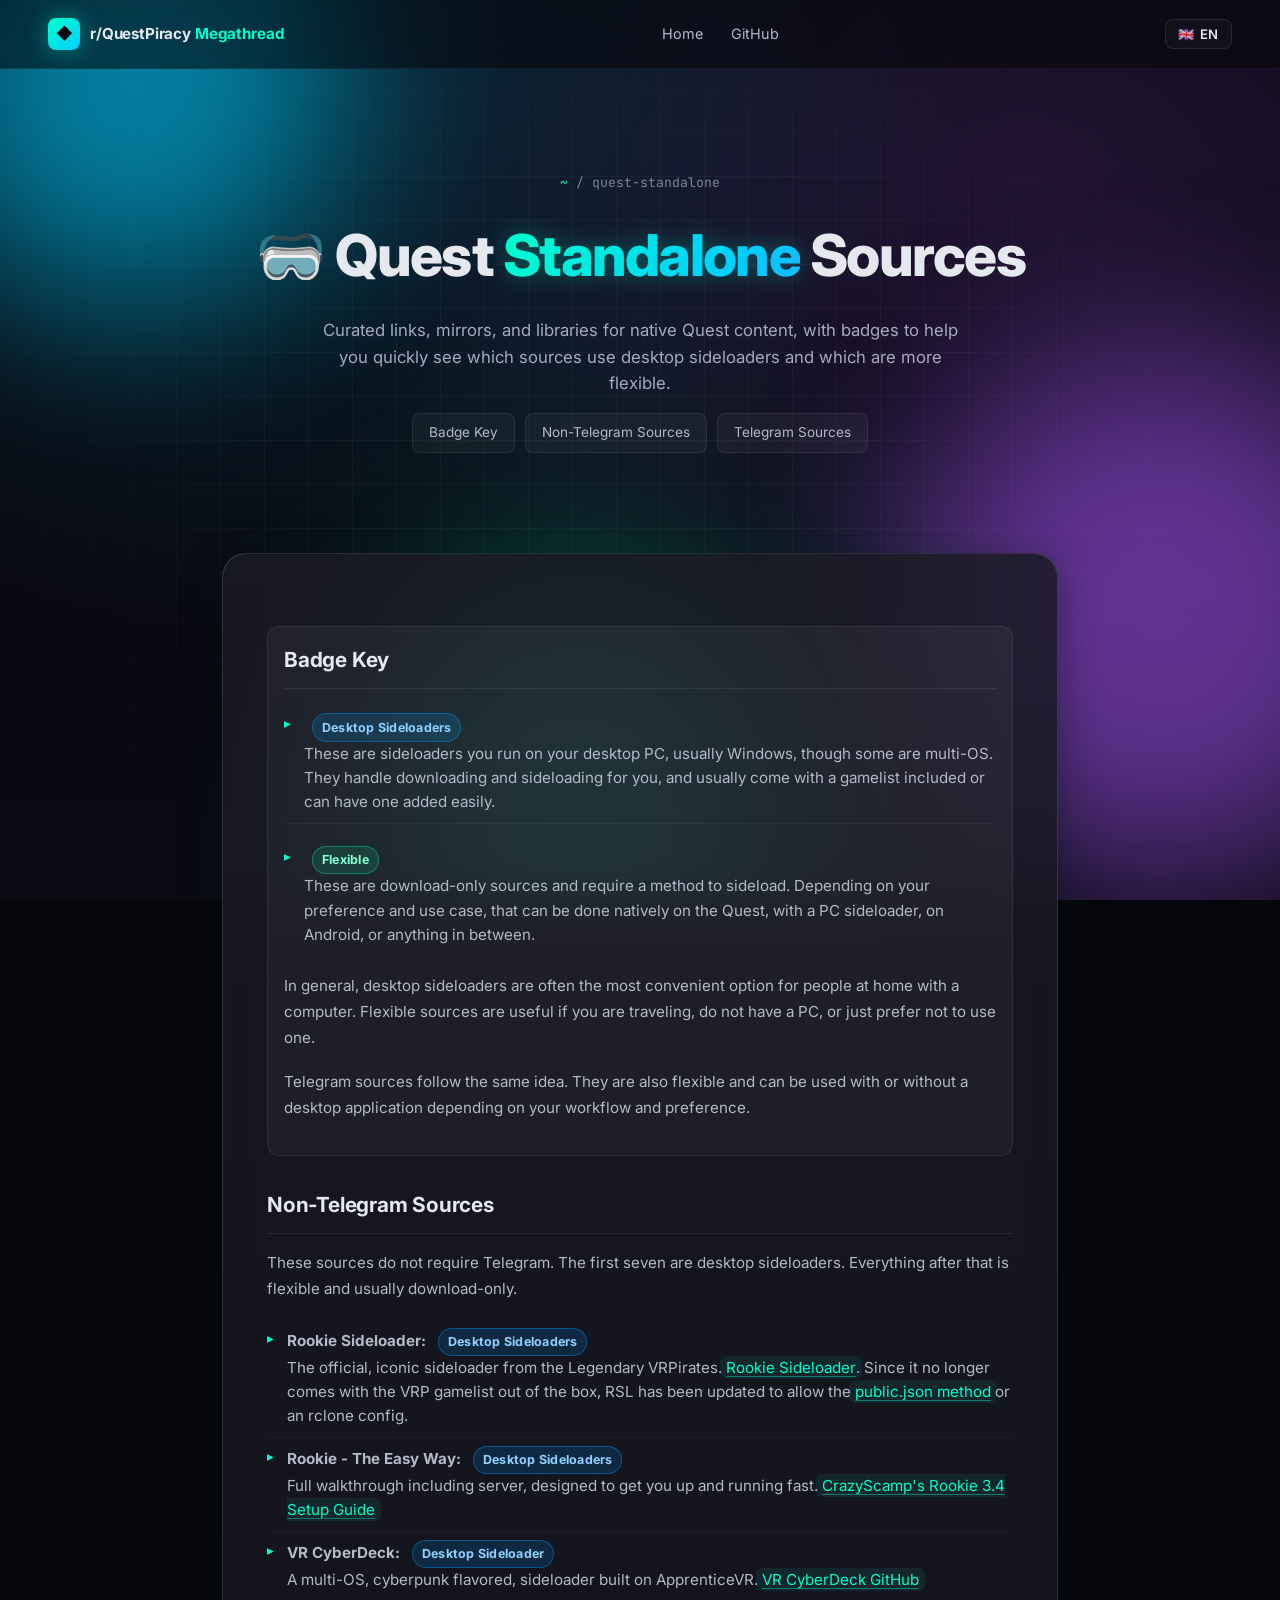
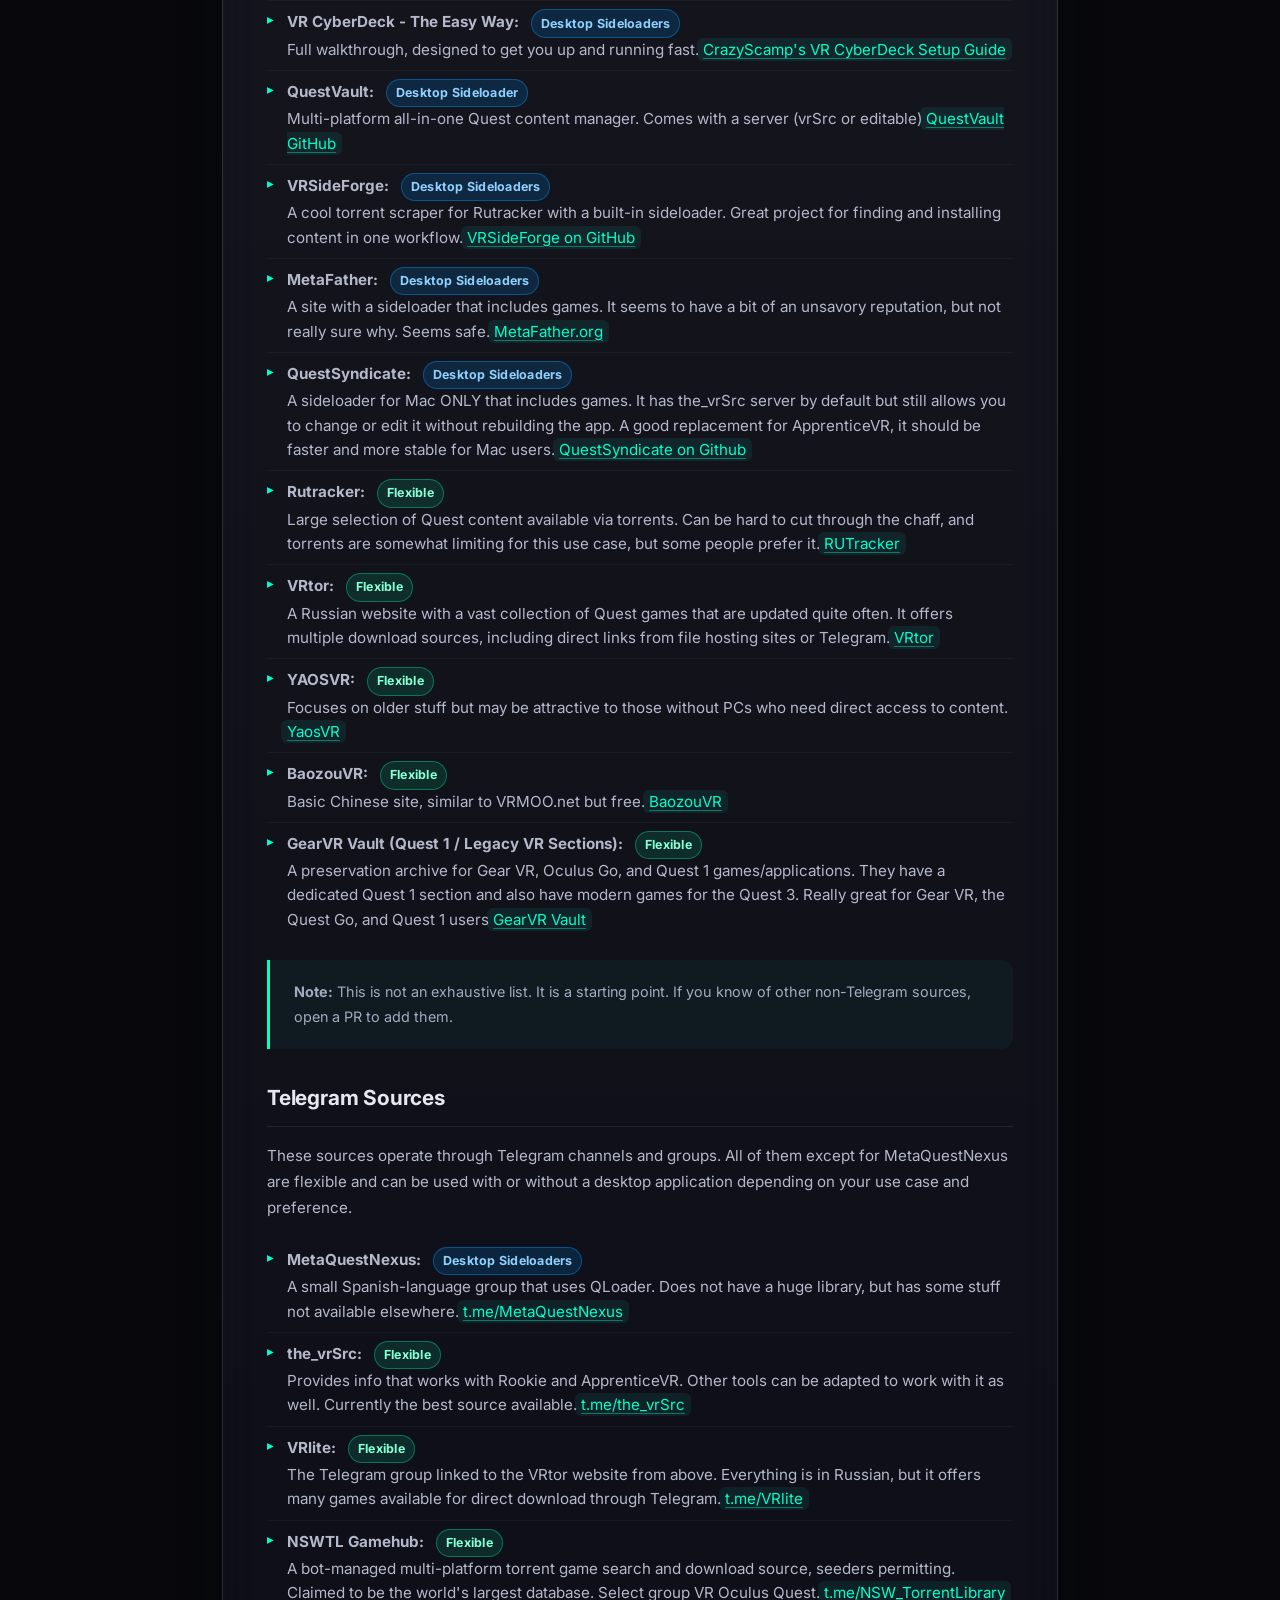
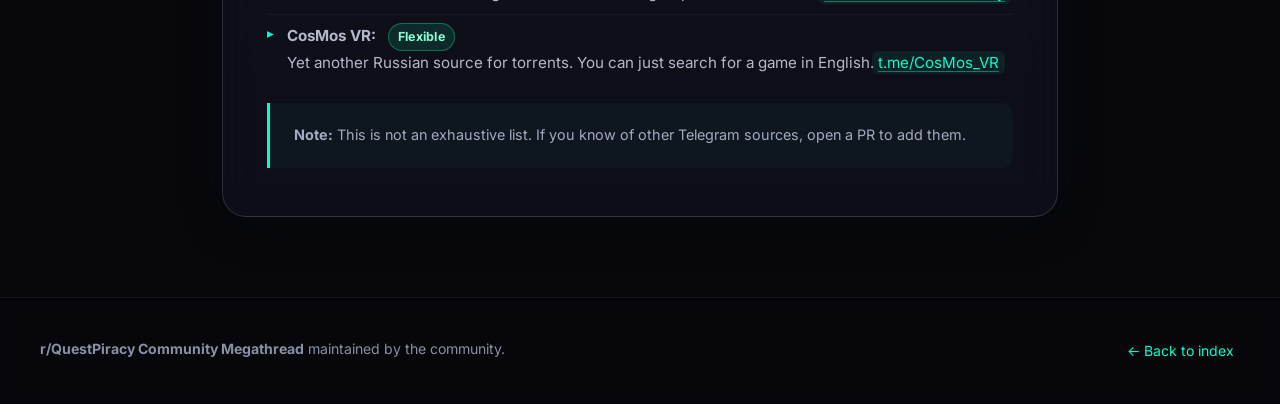
<file: pages/quest-standalone.html>
<!DOCTYPE html>
<html lang="en">
<head>
    <meta charset="UTF-8">
    <meta name="viewport" content="width=device-width, initial-scale=1.0">
    <title>Quest Standalone Sources · r/QuestPiracy Community Megathread</title>
    <link rel="icon" type="image/x-icon" href="../assets/images/favicon.ico">
    <link rel="apple-touch-icon" href="../assets/images/logo.png">
    <link href="https://fonts.googleapis.com/css2?family=Inter:wght@300;400;500;600;700;800&family=JetBrains+Mono:wght@400;600&display=swap" rel="stylesheet">
    <link rel="stylesheet" href="../assets/css/style.css">
</head>
<body>

<div class="bg-gradient"></div>
<div class="bg-grid"></div>
<div class="bg-orbs">
    <div class="orb orb-1"></div>
    <div class="orb orb-2"></div>
    <div class="orb orb-3"></div>
</div>

<nav class="navbar">
    <a href="../index.html" class="brand">
        <span class="brand-icon">◆</span>
        <span class="brand-text">r/QuestPiracy <span class="brand-accent">Megathread</span></span>
    </a>
    <div class="nav-links">
        <a href="../index.html" data-i18n="nav.home">Home</a>
        <a href="https://github.com/KaladinDMP/QP-Megathread" target="_blank" rel="noopener" data-i18n="nav.github">GitHub</a>
    </div>
</nav>

<header class="page-hero">
    <div class="breadcrumb"><a href="../index.html">~</a> / quest-standalone</div>
    <h1>🥽 Quest <span class="gradient-text">Standalone</span> Sources</h1>
    <p data-i18n="page.quest.sub">Curated links, mirrors, and libraries for native Quest content, with badges to help you quickly see which sources use desktop sideloaders and which are more flexible.</p>
    <div class="subnav">
        <a href="#badge-key">Badge Key</a>
        <a href="#non-telegram">Non-Telegram Sources</a>
        <a href="#telegram">Telegram Sources</a>
    </div>
</header>

<div class="content-pill-wrap">
    <div class="content-pill">

        <section id="badge-key" class="badge-key">
            <h3>Badge Key</h3>

            <ul class="badge-list">
                <li>
                    <strong><span class="source-badge badge-desktop">Desktop Sideloaders</span></strong><br>
                    These are sideloaders you run on your desktop PC, usually Windows, though some are multi-OS. They handle downloading and sideloading for you, and usually come with a gamelist included or can have one added easily.
                </li>
                <li>
                    <strong><span class="source-badge badge-flexible">Flexible</span></strong><br>
                    These are download-only sources and require a method to sideload. Depending on your preference and use case, that can be done natively on the Quest, with a PC sideloader, on Android, or anything in between.
                </li>
            </ul>

            <p>
                In general, desktop sideloaders are often the most convenient option for people at home with a computer. Flexible sources are useful if you are traveling, do not have a PC, or just prefer not to use one.
            </p>

            <p>
                Telegram sources follow the same idea. They are also flexible and can be used with or without a desktop application depending on your workflow and preference.
            </p>
        </section>

        <section id="non-telegram">
            <h3>Non-Telegram Sources</h3>

            <p>These sources do not require Telegram. The first seven are desktop sideloaders. Everything after that is flexible and usually download-only.</p>

            <ul>
                <li>
                    <strong>Rookie Sideloader:</strong>
                    <span class="source-badge badge-desktop">Desktop Sideloaders</span><br>
                    The official, iconic sideloader from the Legendary VRPirates.
                    <a href="https://github.com/nerdunit/androidsideloader/releases/latest" target="_blank" rel="noopener">Rookie Sideloader</a>.
                    Since it no longer comes with the VRP gamelist out of the box, RSL has been updated to allow the
                    <a href="https://qpmegathread.top/pages/public-json.html" target="_blank" rel="noopener">public.json method</a>
                    or an rclone config.
                </li>

                <li>
                    <strong>Rookie - The Easy Way:</strong>
                    <span class="source-badge badge-desktop">Desktop Sideloaders</span><br>
                    Full walkthrough including server, designed to get you up and running fast.
                    <a href="https://github.com/CrazyScamp/Rookie-3.4-Setup/" target="_blank" rel="noopener">CrazyScamp's Rookie 3.4 Setup Guide</a>
                </li>

				<li>
					<strong>VR CyberDeck:</strong> 
					<span class="source-badge badge-desktop">Desktop Sideloader</span><br>
					A multi-OS, cyberpunk flavored, sideloader built on ApprenticeVR. 
					<a href="https://github.com/kaladindmp/vr-cyberdeck" target="_blank">VR CyberDeck GitHub</a>
				</li>
				
				<li>
                    <strong>VR CyberDeck - The Easy Way:</strong>
                    <span class="source-badge badge-desktop">Desktop Sideloaders</span><br>
                    Full walkthrough, designed to get you up and running fast.
                    <a href="https://github.com/CrazyScamp/VR-CyberDeck-Setup" target="_blank" rel="noopener">CrazyScamp's VR CyberDeck Setup Guide</a>
                </li>
				
				<li>
					<strong>QuestVault:</strong> 
					<span class="source-badge badge-desktop">Desktop Sideloader</span><br>
					Multi-platform all-in-one Quest content manager. Comes with a server (vrSrc or editable)
					<a href="https://github.com/ezi0n/QuestVault" target="_blank">QuestVault GitHub</a>
				</li>
				
                <li>
                    <strong>VRSideForge:</strong>
                    <span class="source-badge badge-desktop">Desktop Sideloaders</span><br>
                    A cool torrent scraper for Rutracker with a built-in sideloader. Great project for finding and installing content in one workflow.
                    <a href="https://github.com/yGuilhermy/VRSideForge" target="_blank" rel="noopener">VRSideForge on GitHub</a>
                </li>
				
                <li>
                    <strong>MetaFather:</strong>
                    <span class="source-badge badge-desktop">Desktop Sideloaders</span><br>
                    A site with a sideloader that includes games. It seems to have a bit of an unsavory reputation, but not really sure why. Seems safe.
                    <a href="https://www.metafather.org/" target="_blank" rel="noopener">MetaFather.org</a>
                </li>

				<li>
                    <strong>QuestSyndicate:</strong>
                    <span class="source-badge badge-desktop">Desktop Sideloaders</span><br>
                    A sideloader for Mac ONLY that includes games. It has the_vrSrc server by default but still allows you to change or edit it without rebuilding the app. A good replacement for ApprenticeVR, it should be faster and more stable for Mac users.
                    <a href="https://github.com/Ichigo3766/QuestSyndicate" target="_blank" rel="noopener">QuestSyndicate on Github</a>
                </li>

                <li>
                    <strong>Rutracker:</strong>
                    <span class="source-badge badge-flexible">Flexible</span><br>
                    Large selection of Quest content available via torrents. Can be hard to cut through the chaff, and torrents are somewhat limiting for this use case, but some people prefer it.
                    <a href="https://rutracker.org/forum/tracker.php?f=2420" target="_blank" rel="noopener">RUTracker</a>
                </li>

                <li>
                    <strong>VRtor:</strong>
                    <span class="source-badge badge-flexible">Flexible</span><br>
                    A Russian website with a vast collection of Quest games that are updated quite often. It offers multiple download sources, including direct links from file hosting sites or Telegram.
                    <a href="https://vrtor.ru/" target="_blank" rel="noopener">VRtor</a>
                </li>

                <li>
                    <strong>YAOSVR:</strong>
                    <span class="source-badge badge-flexible">Flexible</span><br>
                    Focuses on older stuff but may be attractive to those without PCs who need direct access to content.
                    <a href="https://yaosvr.com/forum-127-1.html" target="_blank" rel="noopener">YaosVR</a>
                </li>

                <li>
                    <strong>BaozouVR:</strong>
                    <span class="source-badge badge-flexible">Flexible</span><br>
                    Basic Chinese site, similar to VRMOO.net but free.
                    <a href="https://www.baozouvr.com/" target="_blank" rel="noopener">BaozouVR</a>
                </li>

				<li>
				    <strong>GearVR Vault (Quest 1 / Legacy VR Sections):</strong>
				    <span class="source-badge badge-flexible">Flexible</span><br>
				    A preservation archive for Gear VR, Oculus Go, and Quest 1 games/applications. They have a dedicated Quest 1 section and also have modern games for the Quest 3. Really great for Gear VR, the Quest Go, and Quest 1 users
				    <a href="https://vault.gearvr.net/" target="_blank" rel="noopener">GearVR Vault</a>
				</li>
            </ul>

			
			
            <blockquote>
                <p><strong>Note:</strong> This is not an exhaustive list. It is a starting point. If you know of other non-Telegram sources, open a PR to add them.</p>
            </blockquote>
        </section>

        <section id="telegram">
            <h3>Telegram Sources</h3>

            <p>These sources operate through Telegram channels and groups. All of them except for MetaQuestNexus are flexible and can be used with or without a desktop application depending on your use case and preference.</p>

            <ul>
                <li>
                    <strong>MetaQuestNexus:</strong>
                    <span class="source-badge badge-desktop">Desktop Sideloaders</span><br>
                    A small Spanish-language group that uses QLoader. Does not have a huge library, but has some stuff not available elsewhere.
                    <a href="https://t.me/MetaQuestNexus" target="_blank" rel="noopener">t.me/MetaQuestNexus</a>
                </li>
				
				<li>
                    <strong>the_vrSrc:</strong>
                    <span class="source-badge badge-flexible">Flexible</span><br>
                    Provides info that works with Rookie and ApprenticeVR. Other tools can be adapted to work with it as well. Currently the best source available.
                    <a href="https://t.me/the_vrSrc" target="_blank" rel="noopener">t.me/the_vrSrc</a>
                </li>

                <li>
                    <strong>VRlite:</strong>
                    <span class="source-badge badge-flexible">Flexible</span><br>
                    The Telegram group linked to the VRtor website from above. Everything is in Russian, but it offers many games available for direct download through Telegram.
                    <a href="https://t.me/VRlite" target="_blank" rel="noopener">t.me/VRlite</a>
                </li>

                <li>
                    <strong>NSWTL Gamehub:</strong>
                    <span class="source-badge badge-flexible">Flexible</span><br>
                    A bot-managed multi-platform torrent game search and download source, seeders permitting. Claimed to be the world's largest database. Select group VR Oculus Quest.
                    <a href="https://t.me/NSW_TorrentLibrary" target="_blank" rel="noopener">t.me/NSW_TorrentLibrary</a>
                </li>

                <li>
                    <strong>CosMos VR:</strong>
                    <span class="source-badge badge-flexible">Flexible</span><br>
                    Yet another Russian source for torrents. You can just search for a game in English.
                    <a href="https://t.me/CosMos_VR" target="_blank" rel="noopener">t.me/CosMos_VR</a>
                </li>
            </ul>

            <blockquote>
                <p><strong>Note:</strong> This is not an exhaustive list. If you know of other Telegram sources, open a PR to add them.</p>
            </blockquote>
        </section>

    </div>
</div>

<footer class="footer">
    <div class="footer-inner">
        <div><strong data-i18n="footer.title">r/QuestPiracy Community Megathread</strong> <span data-i18n="footer.maintained_sub">maintained by the community.</span></div>
        <div class="footer-meta">
            <a href="../index.html" data-i18n="footer.back">← Back to index</a>
        </div>
    </div>
</footer>

<script src="../assets/js/i18n.js"></script>
<script src="../assets/js/main.js"></script>
</body>
</html>
</file>
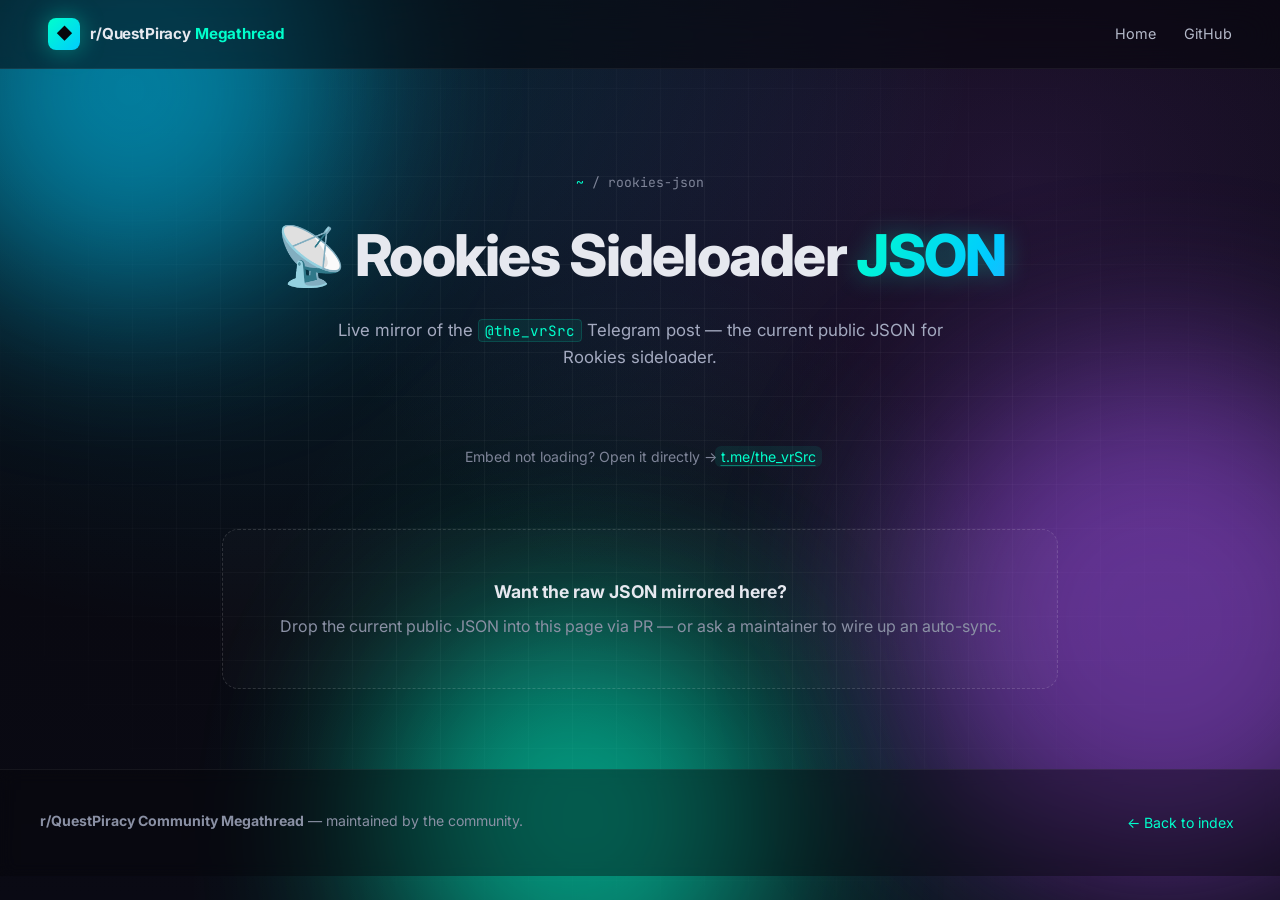
<file: pages/rookies-json.html>
<!DOCTYPE html>
<html lang="en">
<head>
    <meta charset="UTF-8">
    <meta name="viewport" content="width=device-width, initial-scale=1.0">
    <title>Rookies Sideloader JSON · r/QuestPiracy Community Megathread</title>
    <link rel="icon" type="image/x-icon" href="../assets/images/favicon.ico">
    <link rel="apple-touch-icon" href="../assets/images/logo.png">
    <link href="https://fonts.googleapis.com/css2?family=Inter:wght@300;400;500;600;700;800&family=JetBrains+Mono:wght@400;600&display=swap" rel="stylesheet">
    <link rel="stylesheet" href="../assets/css/style.css">
</head>
<body>

<div class="bg-gradient"></div>
<div class="bg-grid"></div>
<div class="bg-orbs">
    <div class="orb orb-1"></div>
    <div class="orb orb-2"></div>
    <div class="orb orb-3"></div>
</div>

<nav class="navbar">
    <a href="../index.html" class="brand">
        <span class="brand-icon">◆</span>
        <span class="brand-text">r/QuestPiracy <span class="brand-accent">Megathread</span></span>
    </a>
    <div class="nav-links">
        <a href="../index.html">Home</a>
        <a href="https://github.com/KaladinDMP/QP-Megathread" target="_blank" rel="noopener">GitHub</a>
    </div>
</nav>

<header class="page-hero">
    <div class="breadcrumb"><a href="../index.html">~</a> / rookies-json</div>
    <h1>📡 Rookies Sideloader <span class="gradient-text">JSON</span></h1>
    <p>Live mirror of the <code>@the_vrSrc</code> Telegram post &mdash; the current public JSON for Rookies sideloader.</p>
</header>

<div class="tg-wrap">
    <div class="tg-embed">
        <script async src="https://telegram.org/js/telegram-widget.js?22"
                data-telegram-post="the_vrSrc/2"
                data-width="100%"
                data-dark="1"></script>
    </div>

    <p class="tg-note">
        Embed not loading? Open it directly &rarr;
        <a href="https://t.me/the_vrSrc" target="_blank" rel="noopener">t.me/the_vrSrc</a>
    </p>
</div>

<div class="placeholder">
    <div class="placeholder-box">
        <strong>Want the raw JSON mirrored here?</strong>
        Drop the current public JSON into this page via PR &mdash; or ask a maintainer to wire up an auto-sync.
    </div>
</div>

<footer class="footer">
    <div class="footer-inner">
        <div><strong>r/QuestPiracy Community Megathread</strong> &mdash; maintained by the community.</div>
        <div class="footer-meta">
            <a href="../index.html">← Back to index</a>
        </div>
    </div>
</footer>

<script src="../assets/js/main.js"></script>
</body>
</html>
</file>
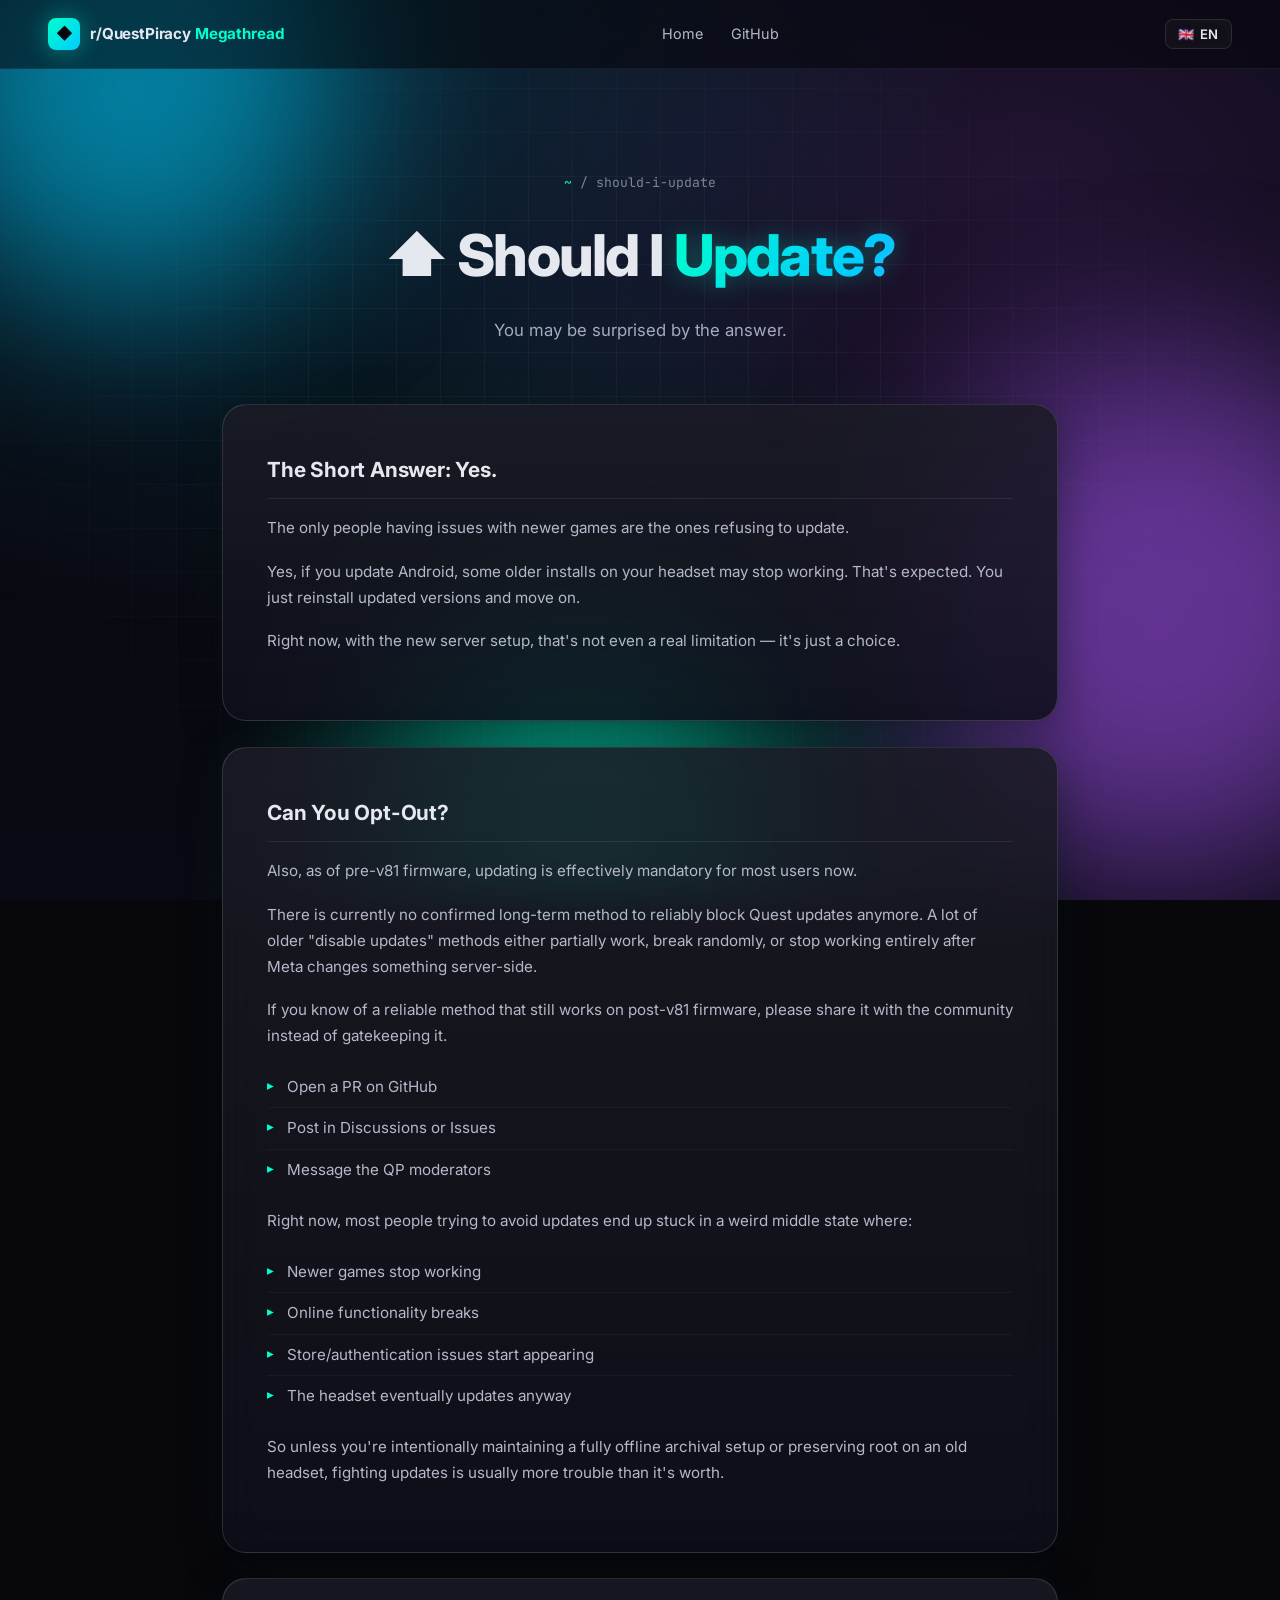
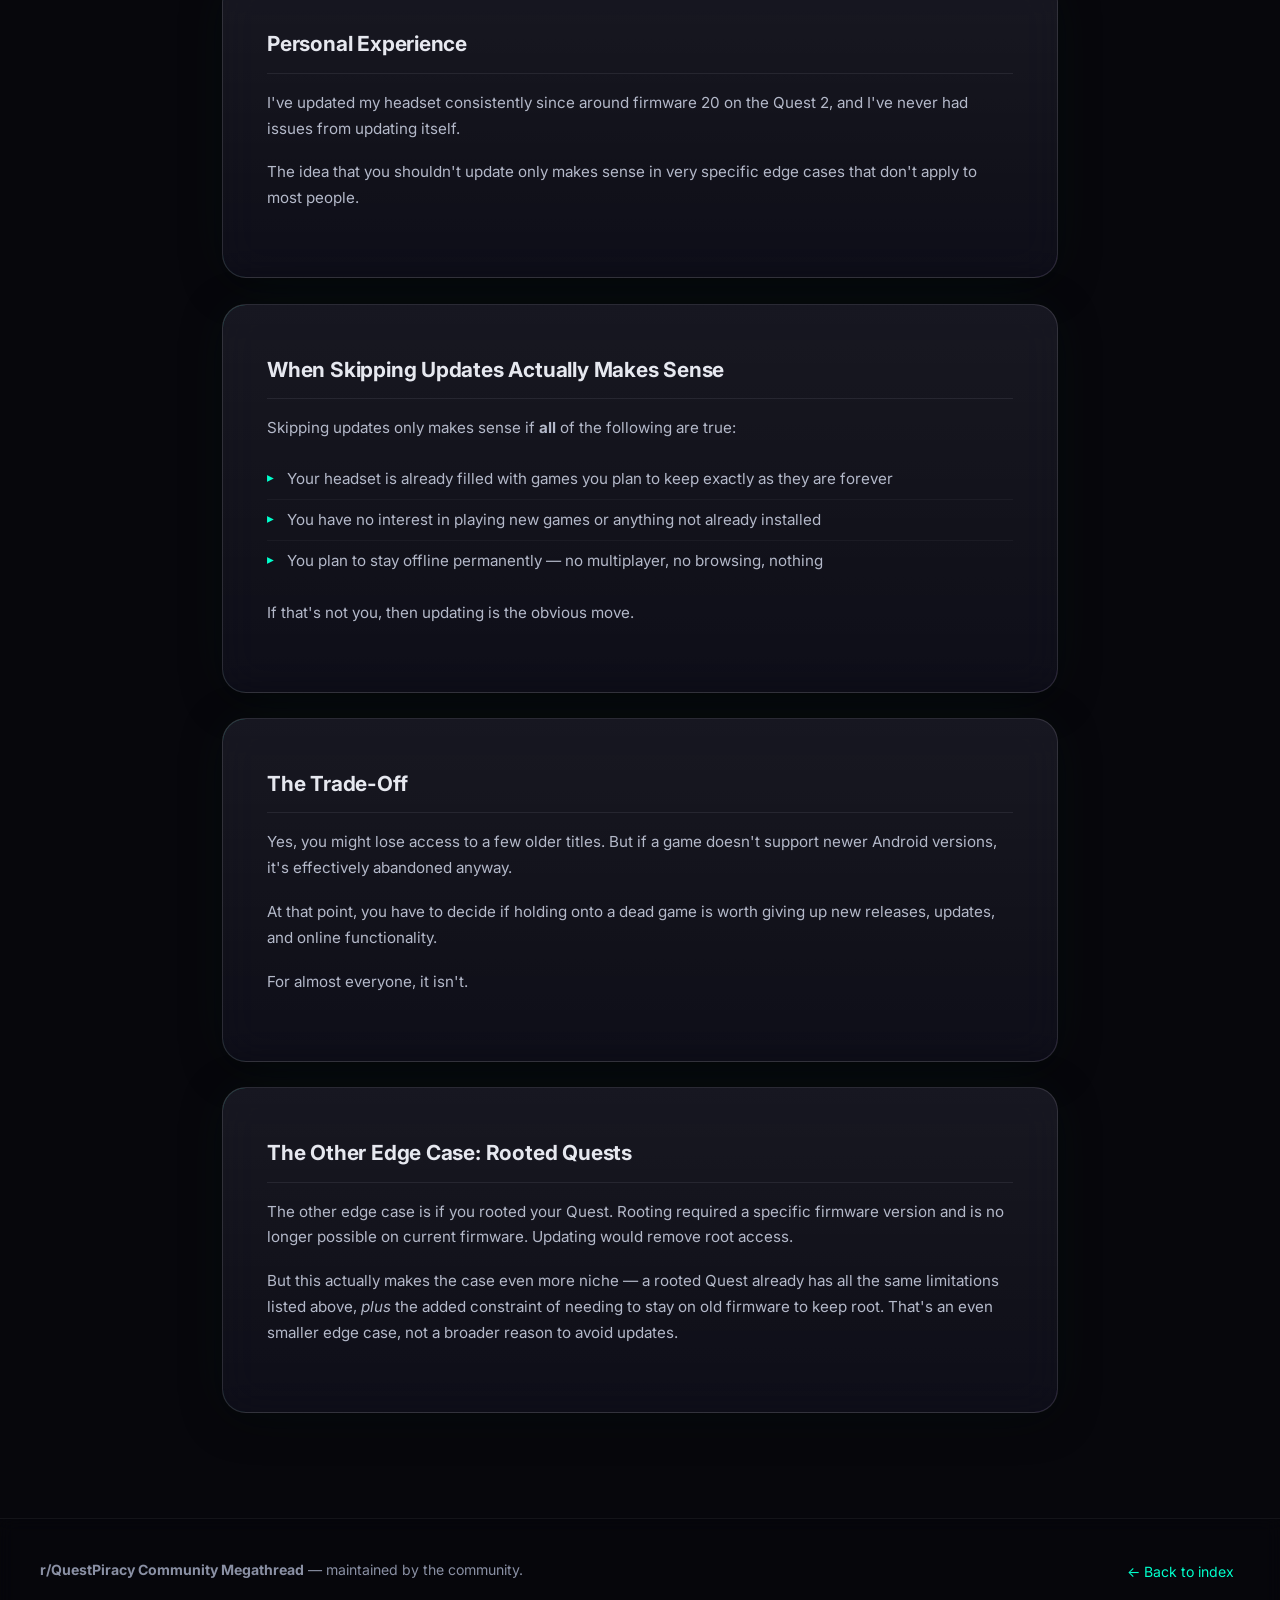
<file: pages/should-i-update.html>
<!DOCTYPE html>
<html lang="en">
<head>
    <meta charset="UTF-8">
    <meta name="viewport" content="width=device-width, initial-scale=1.0">
    <title>Should I Update? · r/QuestPiracy Community Megathread</title>

    <link rel="icon" type="image/x-icon" href="../assets/images/favicon.ico">
    <link rel="apple-touch-icon" href="../assets/images/logo.png">

    <link href="https://fonts.googleapis.com/css2?family=Inter:wght@300;400;500;600;700;800&family=JetBrains+Mono:wght@400;600&display=swap" rel="stylesheet">
    <link rel="stylesheet" href="../assets/css/style.css">
</head>
<body>

<div class="bg-gradient"></div>
<div class="bg-grid"></div>
<div class="bg-orbs">
    <div class="orb orb-1"></div>
    <div class="orb orb-2"></div>
    <div class="orb orb-3"></div>
</div>

<nav class="navbar">
    <a href="../index.html" class="brand">
        <span class="brand-icon">&#9670;</span>
        <span class="brand-text">r/QuestPiracy <span class="brand-accent">Megathread</span></span>
    </a>
    <div class="nav-links">
        <a href="../index.html" data-i18n="nav.home">Home</a>
        <a href="https://github.com/KaladinDMP/QP-Megathread" target="_blank" rel="noopener" data-i18n="nav.github">GitHub</a>
    </div>
</nav>

<header class="page-hero">
    <div class="breadcrumb"><a href="../index.html">~</a> / should-i-update</div>
    <h1>&#x2B06;&#xFE0F; Should I <span class="gradient-text">Update?</span></h1>
    <p data-i18n="page.update.sub">You may be surprised by the answer.</p>
</header>

<div class="placeholder">

    <div class="content-pill">
        <section>
            <h3>The Short Answer: Yes.</h3>

            <p>
                The only people having issues with newer games are the ones refusing to update.
            </p>

            <p>
                Yes, if you update Android, some older installs on your headset may stop working. That's expected.
                You just reinstall updated versions and move on.
            </p>

            <p>
                Right now, with the new server setup, that's not even a real limitation &mdash; it's just a choice.
            </p>
        </section>
    </div>

    <br>

    <div class="content-pill">
        <section>
            <h3>Can You Opt-Out?</h3>
            <p>
                Also, as of pre-v81 firmware, updating is effectively mandatory for most users now.
            </p>
            
            <p>
                There is currently no confirmed long-term method to reliably block Quest updates anymore.
                A lot of older "disable updates" methods either partially work, break randomly, or stop working entirely after Meta changes something server-side.
            </p>
            
            <p>
                If you know of a reliable method that still works on post-v81 firmware, please share it with the community instead of gatekeeping it.
            </p>
            
            <ul>
                <li>Open a PR on GitHub</li>
                <li>Post in Discussions or Issues</li>
                <li>Message the QP moderators</li>
            </ul>
            
            <p>
                Right now, most people trying to avoid updates end up stuck in a weird middle state where:
            </p>
            
            <ul>
                <li>Newer games stop working</li>
                <li>Online functionality breaks</li>
                <li>Store/authentication issues start appearing</li>
                <li>The headset eventually updates anyway</li>
            </ul>
            
            <p>
                So unless you're intentionally maintaining a fully offline archival setup or preserving root on an old headset, fighting updates is usually more trouble than it's worth.
            </p>
        </section>
    </div>
    
    <br>
    
    <div class="content-pill">
        <section>
            <h3>Personal Experience</h3>

            <p>
                I've updated my headset consistently since around firmware 20 on the Quest 2,
                and I've never had issues from updating itself.
            </p>

            <p>
                The idea that you shouldn't update only makes sense in very specific edge cases
                that don't apply to most people.
            </p>
        </section>
    </div>

    <br>

    <div class="content-pill">
        <section>
            <h3>When Skipping Updates Actually Makes Sense</h3>

            <p>
                Skipping updates only makes sense if <strong>all</strong> of the following are true:
            </p>

            <ul>
                <li>Your headset is already filled with games you plan to keep exactly as they are forever</li>
                <li>You have no interest in playing new games or anything not already installed</li>
                <li>You plan to stay offline permanently &mdash; no multiplayer, no browsing, nothing</li>
            </ul>

            <p>
                If that's not you, then updating is the obvious move.
            </p>
        </section>
    </div>

    <br>

    <div class="content-pill">
        <section>
            <h3>The Trade-Off</h3>

            <p>
                Yes, you might lose access to a few older titles. But if a game doesn't support newer Android versions,
                it's effectively abandoned anyway.
            </p>

            <p>
                At that point, you have to decide if holding onto a dead game is worth giving up
                new releases, updates, and online functionality.
            </p>

            <p>
                For almost everyone, it isn't.
            </p>
        </section>
    </div>

    <br>

    <div class="content-pill">
        <section>
            <h3>The Other Edge Case: Rooted Quests</h3>

            <p>
                The other edge case is if you rooted your Quest. Rooting required a specific firmware version
                and is no longer possible on current firmware. Updating would remove root access.
            </p>

            <p>
                But this actually makes the case even more niche &mdash; a rooted Quest already has all the same
                limitations listed above, <em>plus</em> the added constraint of needing to stay on old firmware
                to keep root. That's an even smaller edge case, not a broader reason to avoid updates.
            </p>
        </section>
    </div>

    <br>

</div>

<footer class="footer">
    <div class="footer-inner">
        <div><strong data-i18n="footer.title">r/QuestPiracy Community Megathread</strong> &mdash; <span data-i18n="footer.maintained_sub">maintained by the community.</span></div>
        <div class="footer-meta">
            <a href="../index.html" data-i18n="footer.back">&larr; Back to index</a>
        </div>
    </div>
</footer>

<script src="../assets/js/i18n.js"></script>
<script src="../assets/js/main.js"></script>
</body>
</html>
</file>
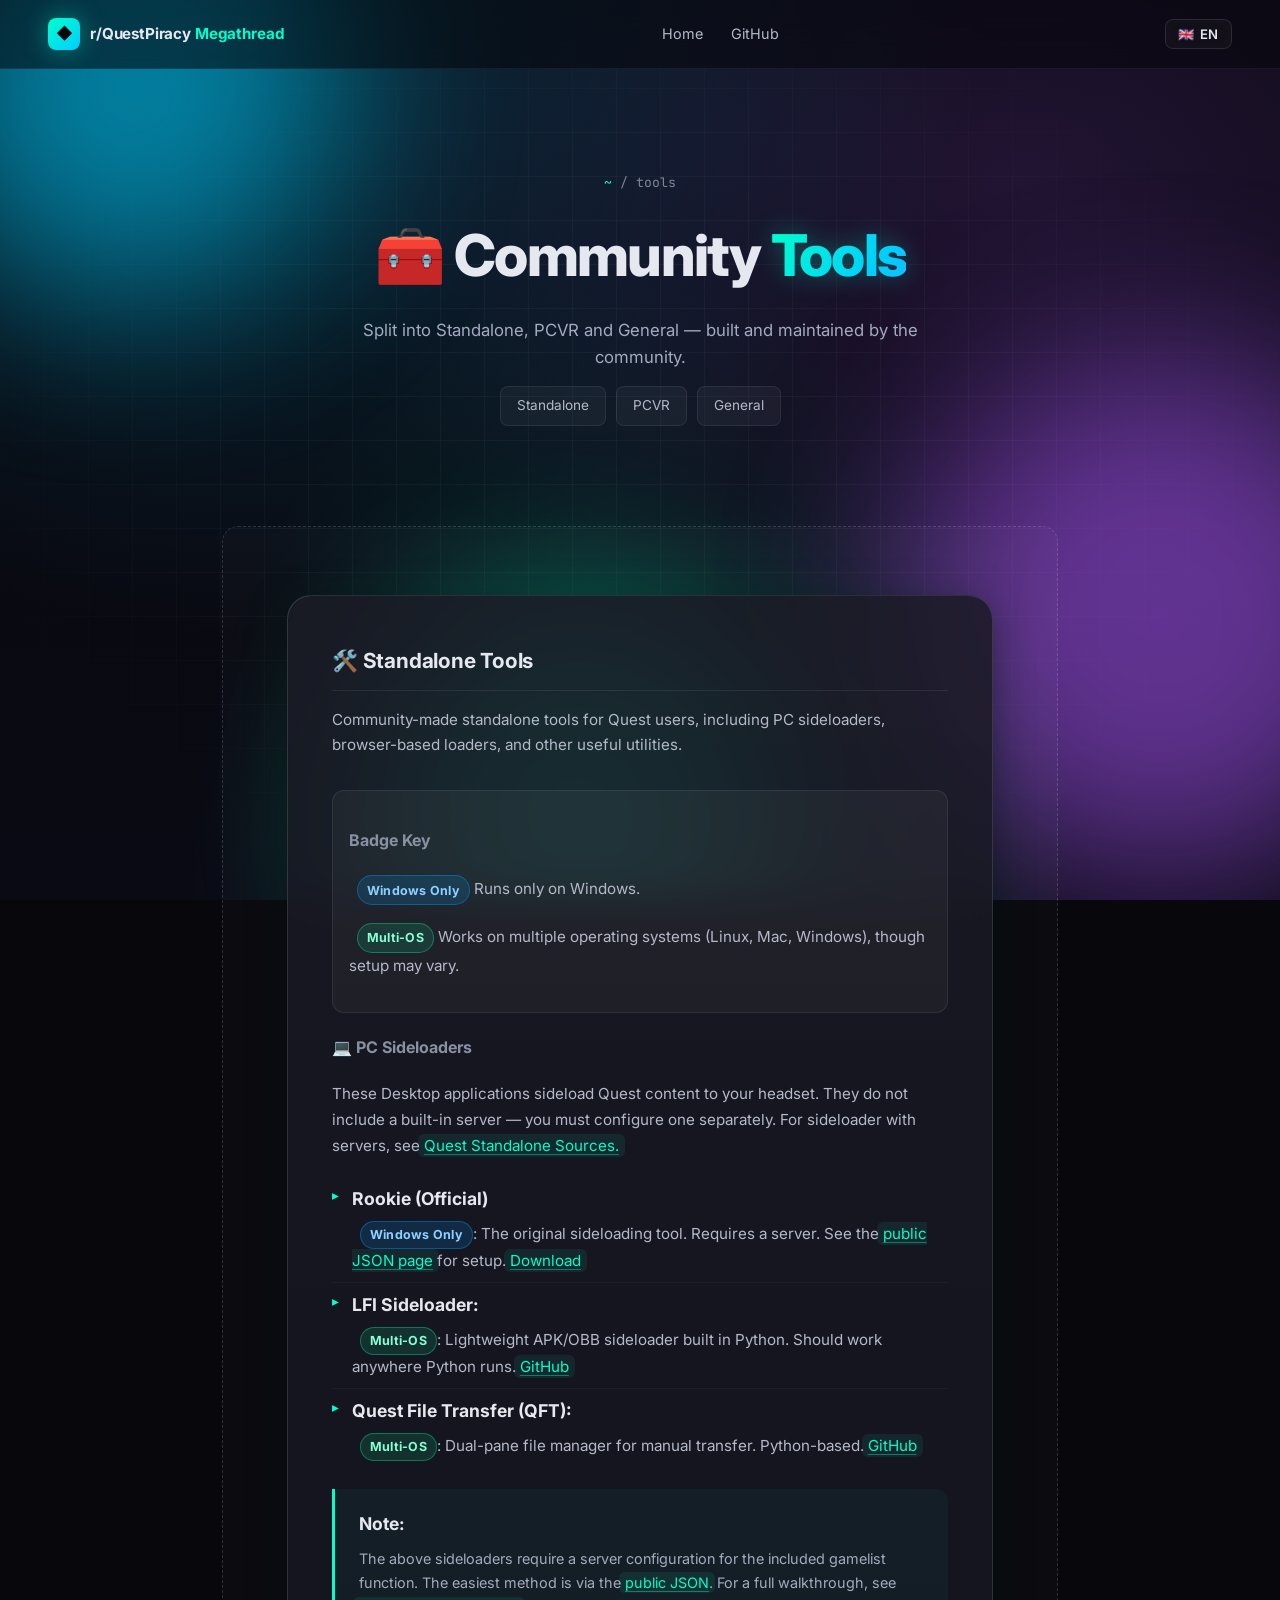
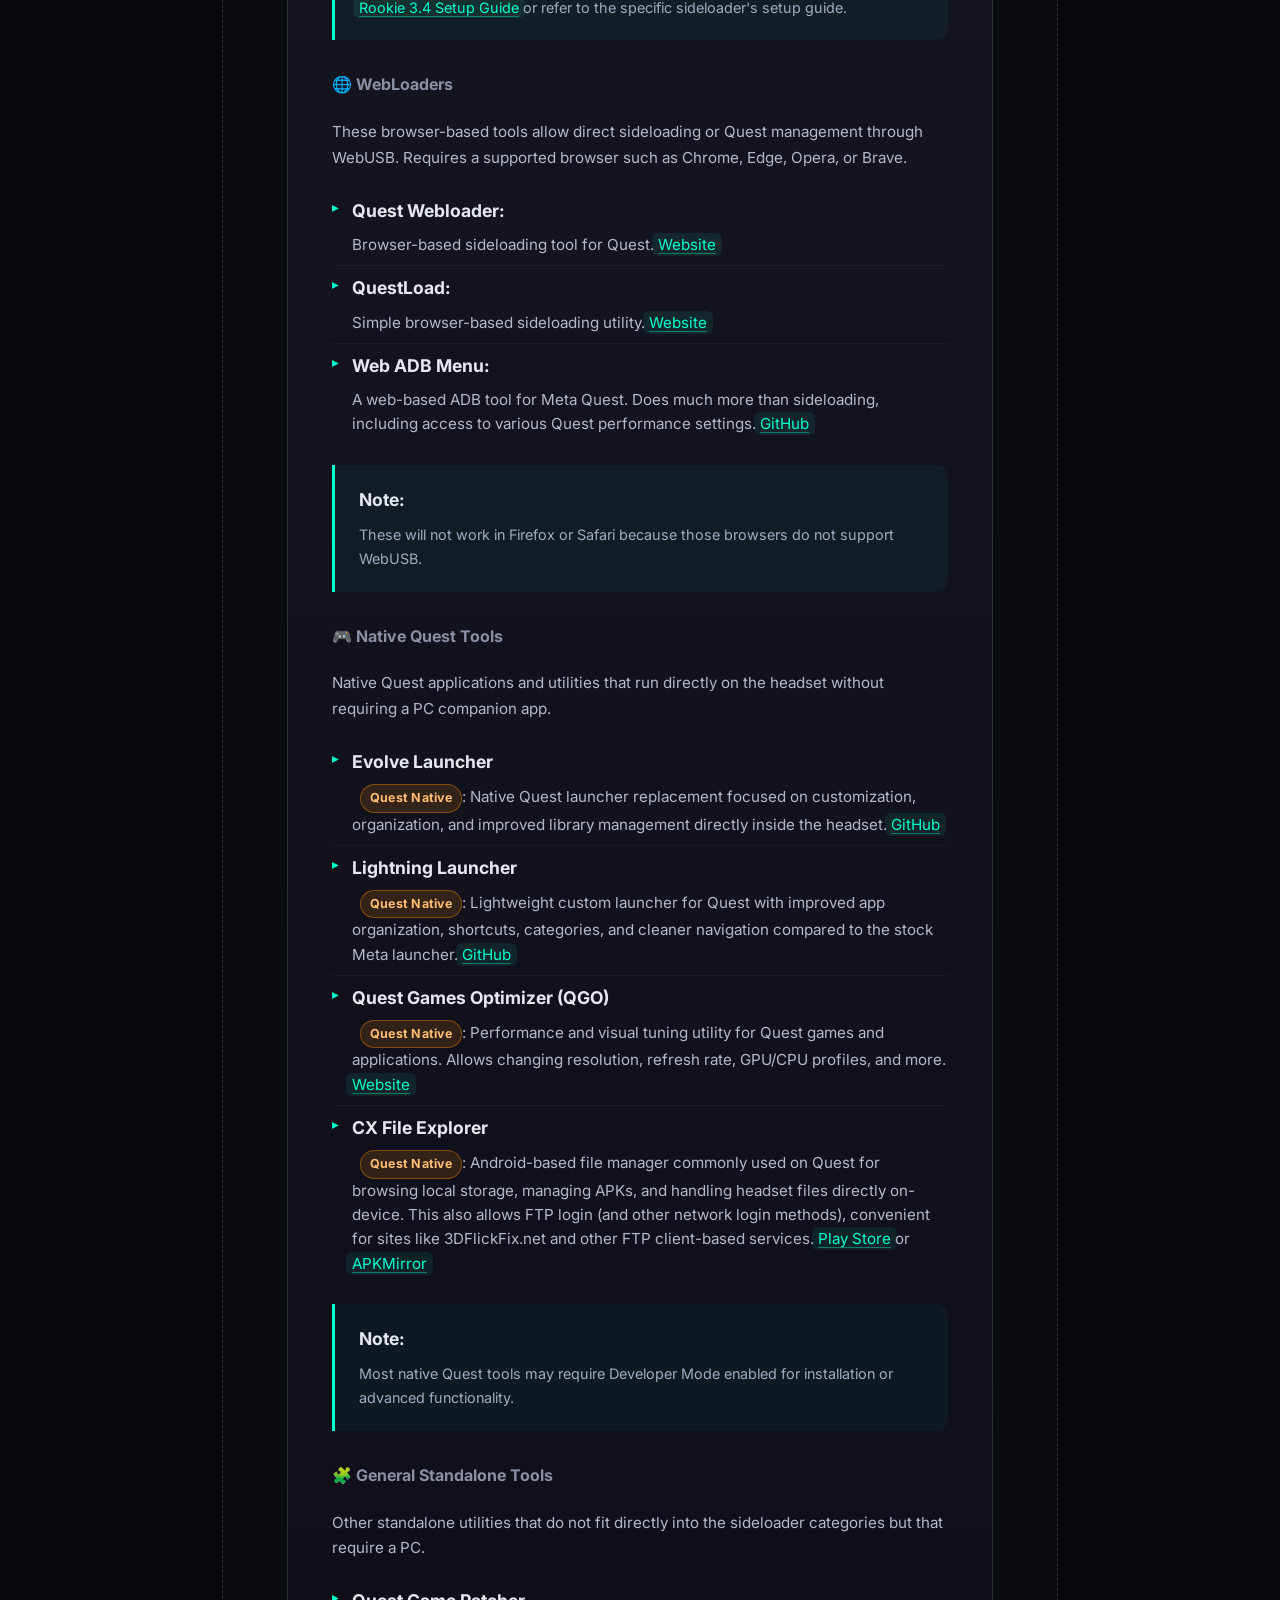
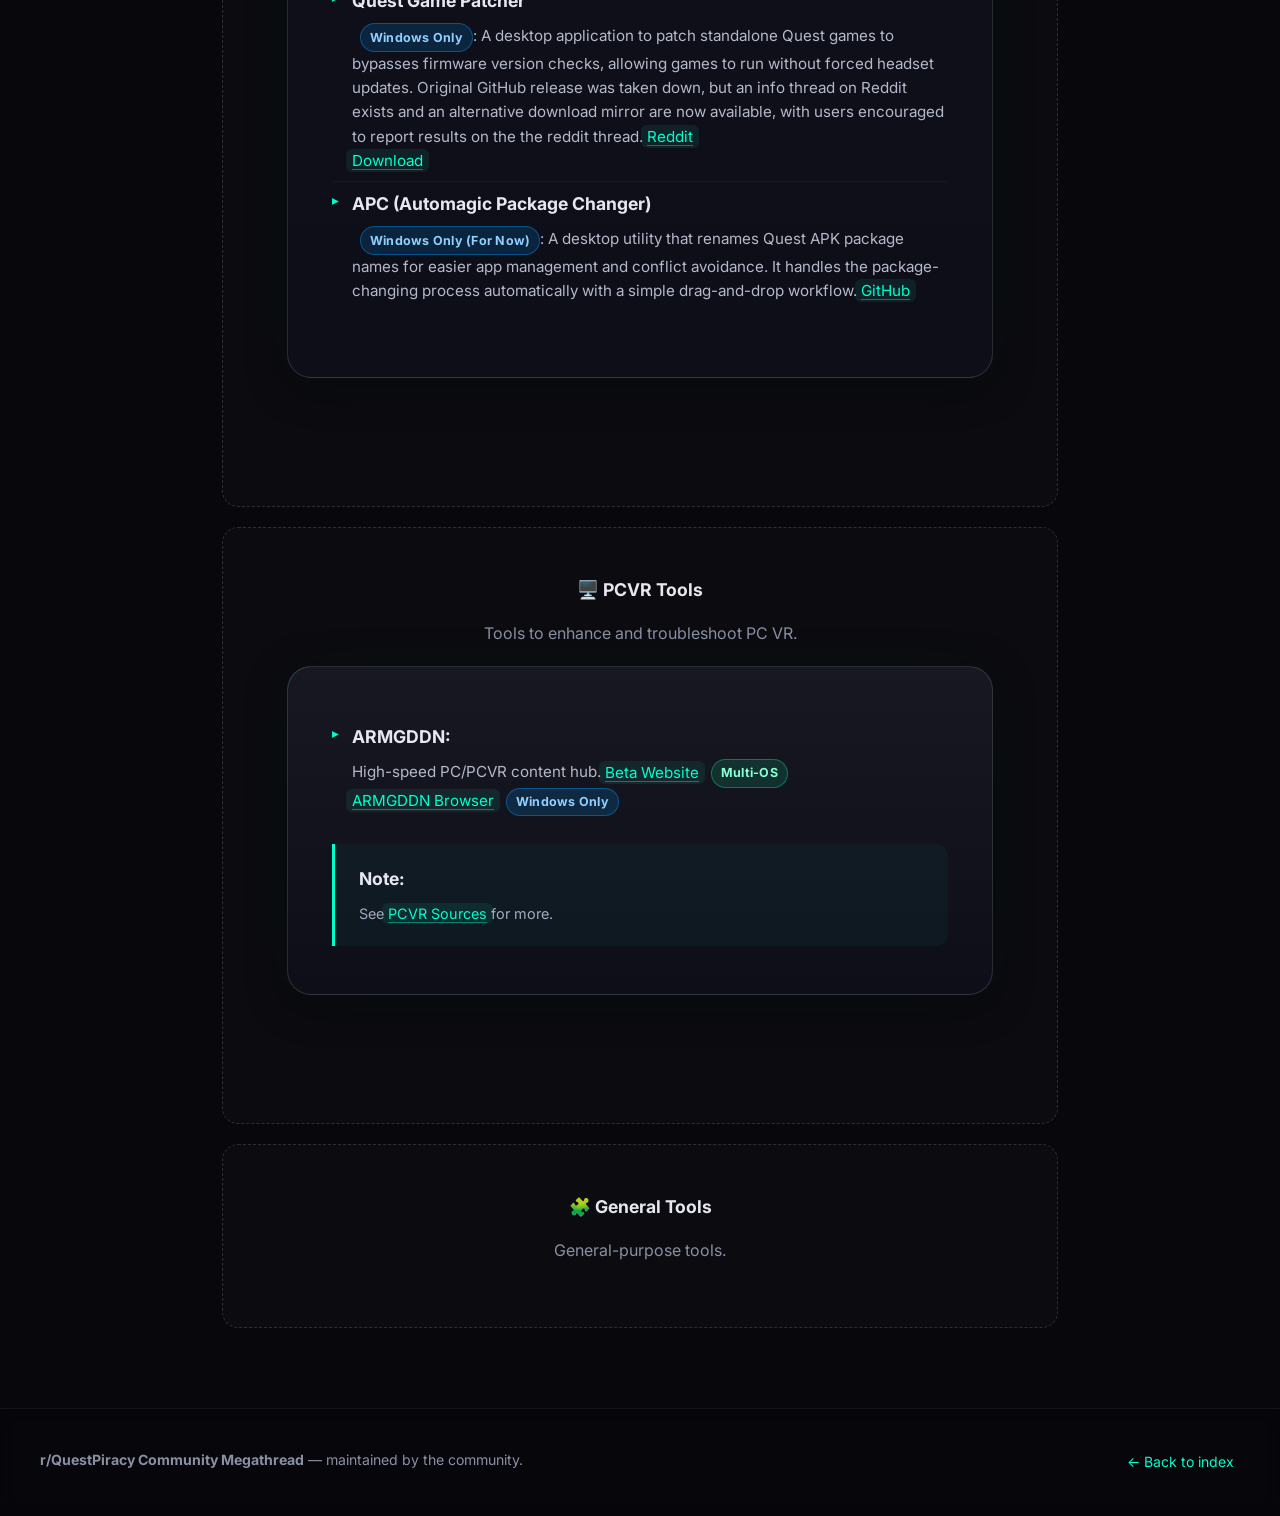
<file: pages/tools.html>
<!DOCTYPE html>
<html lang="en">
<head>
    <meta charset="UTF-8">
    <meta name="viewport" content="width=device-width, initial-scale=1.0">
    <title>Community Tools · r/QuestPiracy Community Megathread</title>

    <link rel="icon" type="image/x-icon" href="../assets/images/favicon.ico">
    <link rel="apple-touch-icon" href="../assets/images/logo.png">

    <link href="https://fonts.googleapis.com/css2?family=Inter:wght@300;400;500;600;700;800&family=JetBrains+Mono:wght@400;600&display=swap" rel="stylesheet">
    <link rel="stylesheet" href="../assets/css/style.css">
</head>

<body>

<div class="bg-gradient"></div>
<div class="bg-grid"></div>
<div class="bg-orbs">
    <div class="orb orb-1"></div>
    <div class="orb orb-2"></div>
    <div class="orb orb-3"></div>
</div>

<nav class="navbar">
    <a href="../index.html" class="brand">
        <span class="brand-icon">◆</span>
        <span class="brand-text">
            r/QuestPiracy <span class="brand-accent">Megathread</span>
        </span>
    </a>

    <div class="nav-links">
        <a href="../index.html" data-i18n="nav.home">Home</a>
        <a href="https://github.com/KaladinDMP/QP-Megathread" target="_blank" rel="noopener noreferrer" data-i18n="nav.github">GitHub</a>
    </div>
</nav>

<header class="page-hero">
    <div class="breadcrumb">
        <a href="../index.html">~</a> / tools
    </div>

    <h1>🧰 Community <span class="gradient-text">Tools</span></h1>

    <p data-i18n="page.tools.sub">
        Split into Standalone, PCVR and General — built and maintained by the community.
    </p>

    <div class="subnav">
        <a href="#standalone">Standalone</a>
        <a href="#pcvr">PCVR</a>
        <a href="#general">General</a>
    </div>
</header>

<div class="placeholder" style="margin-top:20px;">

    <!-- ================= STANDALONE ================= -->  
<div id="standalone" class="placeholder-box" style="margin-bottom:20px;">
    <div class="content-pill-wrap">
        <div class="content-pill">

            <section>
                <h3>🛠️ Standalone Tools</h3>

                <p>
                    Community-made standalone tools for Quest users, including PC sideloaders,
                    browser-based loaders, and other useful utilities.
                </p>
            </section>
            <div class="badge-key">
            <h4>Badge Key</h4>
        
            <p>
                <span class="source-badge badge-windows">Windows Only</span>
                Runs only on Windows.
            </p>
        
            <p>
                <span class="source-badge badge-multios">Multi-OS</span>
                Works on multiple operating systems (Linux, Mac, Windows), though setup may vary.
            </p>
        </div>
            <section>
                <h4>💻 PC Sideloaders</h4>

                <p>
                    These Desktop applications sideload Quest content to your headset.
                    They do not include a built-in server — you must configure one separately.
                    For sideloader with servers, see <a href="https://qpmegathread.top/pages/quest-standalone.html" target="_blank" rel="noopener noreferrer">Quest Standalone Sources.</a>
                </p>

                <ul>
                    <li>
                        <strong>Rookie (Official)</strong>
                        <span class="source-badge badge-windows">Windows Only</span>:
                        The original sideloading tool. Requires a server.
                        See the <a href="public-json.html">public JSON page</a> for setup.
                        <a href="https://github.com/nerdunit/rookie/releases" target="_blank">Download</a>
                    </li>
                
                    <li>
                        <strong>LFI Sideloader:</strong> 
                        <span class="source-badge badge-multios">Multi-OS</span>:
                        Lightweight APK/OBB sideloader built in Python.
                        Should work anywhere Python runs.
                        <a href="https://github.com/LordSpectre/LFI-Sideload-Tool" target="_blank">GitHub</a>
                    </li>
                
                    <li>
                        <strong>Quest File Transfer (QFT):</strong> 
                        <span class="source-badge badge-multios">Multi-OS</span>:
                        Dual-pane file manager for manual transfer.
                        Python-based.
                        <a href="https://github.com/extremelystiff/Oculus-Quest-File-Transfer-Tool" target="_blank">GitHub</a>
                    </li>
                </ul>

                <blockquote>
                    <p>
                        <strong>Note:</strong>
                        The above sideloaders require a server configuration for the included gamelist function.
                        The easiest method is via the <a href="public-json.html">public JSON</a>.
                        For a full walkthrough, see
                        <a href="https://github.com/CrazyScamp/Rookie-3.4-Setup/" target="_blank" rel="noopener noreferrer">Rookie 3.4 Setup Guide</a> or refer to the specific sideloader's setup guide.
                    </p>
                </blockquote>
            </section>

            <section id="webtools">
                <h4>🌐 WebLoaders</h4>

                <p>
                    These browser-based tools allow direct sideloading or Quest management through WebUSB.
                    Requires a supported browser such as Chrome, Edge, Opera, or Brave.
                </p>

                <ul>
                    <li>
                        <strong>Quest Webloader:</strong>
                        Browser-based sideloading tool for Quest.
                        <a href="https://webloader.app/" target="_blank" rel="noopener noreferrer">Website</a>
                    </li>

                    <li>
                        <strong>QuestLoad:</strong>
                        Simple browser-based sideloading utility.
                        <a href="https://frizzlem.github.io/QuestLoad/" target="_blank" rel="noopener noreferrer">Website</a>
                    </li>

                    <li>
                        <strong>Web ADB Menu:</strong>
                        A web-based ADB tool for Meta Quest. Does much more than sideloading, including access to various Quest performance settings.
                        <a href="https://github.com/twhlynch/Web-ADB-Menu" target="_blank" rel="noopener noreferrer">GitHub</a>
                    </li>
                </ul>

                <blockquote>
                    <p>
                        <strong>Note:</strong>
                        These will not work in Firefox or Safari because those browsers do not support WebUSB.
                    </p>
                </blockquote>
            </section>
            <section>
                <h4>🎮 Native Quest Tools</h4>
            
                <p>
                    Native Quest applications and utilities that run directly on the headset
                    without requiring a PC companion app.
                </p>
            
                <ul>
            
                    <li>
                        <strong>Evolve Launcher</strong>
                        <span class="source-badge badge-native">Quest Native</span>:
                        Native Quest launcher replacement focused on customization,
                        organization, and improved library management directly inside the headset.
                        <a href="https://github.com/JarJarBlinkz/Evolve_Launcher_v2/" target="_blank" rel="noopener noreferrer">GitHub</a>
                    </li>
            
                    <li>
                        <strong>Lightning Launcher</strong>
                        <span class="source-badge badge-native">Quest Native</span>:
                        Lightweight custom launcher for Quest with improved app organization,
                        shortcuts, categories, and cleaner navigation compared to the stock Meta launcher.
                        <a href="https://github.com/threethan/LightningLauncher" target="_blank" rel="noopener noreferrer">GitHub</a>
                    </li>
            
                    <li>
                        <strong>Quest Games Optimizer (QGO)</strong>
                        <span class="source-badge badge-native">Quest Native</span>:
                        Performance and visual tuning utility for Quest games and applications.
                        Allows changing resolution, refresh rate, GPU/CPU profiles, and more.
                        <a href="https://anagan79.itch.io/quest-games-optimizer" target="_blank" rel="noopener noreferrer">Website</a>
                    </li>
            
                    <li>
                        <strong>CX File Explorer</strong>
                        <span class="source-badge badge-native">Quest Native</span>:
                        Android-based file manager commonly used on Quest for browsing local storage,
                        managing APKs, and handling headset files directly on-device. This also allows FTP login (and other network login methods), convenient for sites like 3DFlickFix.net and other FTP client-based services.
                        <a href="https://play.google.com/store/apps/details?id=com.cxinventor.file.explorer" target="_blank" rel="noopener noreferrer">Play Store</a> or <a href="https://www.apkmirror.com/apk/cx-file-explorer/cx-file-explorer/latest/" target="_blank" rel="noopener noreferrer">APKMirror</a>
                    </li>
            
                </ul>
            
                <blockquote>
                    <p>
                        <strong>Note:</strong>
                        Most native Quest tools may require Developer Mode enabled
                        for installation or advanced functionality.
                    </p>
                </blockquote>
            </section>
            <section>
                <h4>🧩 General Standalone Tools</h4>

                <p>
                    Other standalone utilities that do not fit directly into the sideloader categories but that require a PC.
                </p>

                <ul>
                    <li>
                        <strong>Quest Game Patcher</strong> 
                        <span class="source-badge badge-windows">Windows Only</span>:
                        A desktop application to patch standalone Quest games to bypasses firmware version checks, allowing games to run without forced headset updates. Original GitHub release was taken down, but an info thread on Reddit exists and an alternative download mirror are now available, with users encouraged to report results on the the reddit thread.
                        <a href="https://www.reddit.com/r/QuestPiracy/comments/1re3n2l/quest_game_patcher_10/" target="_blank" rel="noopener noreferrer">Reddit</a><br>
                        <a href="http://3dflickfix.net/download/QuestGamePatcher_Setup_v1.0.zip" target="_blank" rel="noopener noreferrer">Download</a>
                        
                    </li>
                    <li>
                        <strong>APC (Automagic Package Changer)</strong> 
                        <span class="source-badge badge-windows">Windows Only (For Now)</span>:
                        A desktop utility that renames Quest APK package names for easier app management and conflict avoidance. It handles the package-changing process automatically with a simple drag-and-drop workflow.
                        <a href="https://github.com/KaladinDMP/AutomagicPackageChanger" target="_blank" rel="noopener noreferrer">GitHub</a>
                    </li>
                </ul>
            </section>

        </div>
    </div>
</div>

    <!-- ================= PCVR ================= -->
    <div id="pcvr" class="placeholder-box" style="margin-bottom:20px;">
        <strong>🖥️ PCVR Tools</strong>
        <p>Tools to enhance and troubleshoot PC VR.</p>

        <div class="content-pill-wrap">
            <div class="content-pill">

                <section>
                    <ul>
                        <li>
                            <strong>ARMGDDN:</strong>
                            High-speed PC/PCVR content hub.
                            <a href="https://www.armgddnbrowser.com/" target="_blank" rel="noopener noreferrer">Beta Website</a> <span class="source-badge badge-multios">Multi-OS</span><br>
                            <a href="https://github.com/kaladindmp/agbrowser" target="_blank" rel="noopener noreferrer">ARMGDDN Browser</a> <span class="source-badge badge-windows">Windows Only</span><br>
                        </li>
                    </ul>

                    <blockquote>
                        <p>
                            <strong>Note:</strong>
                            See <a href="pcvr.html">PCVR Sources</a> for more.
                        </p>
                    </blockquote>

                </section>

            </div>
        </div>
    </div>

    <!-- ================= GENERAL ================= -->
    <div id="general" class="placeholder-box" style="margin-bottom:20px;">
        <strong>🧩 General Tools</strong>
        <p>General-purpose tools.</p>
    </div>

</div>

<footer class="footer">
    <div class="footer-inner">
        <div>
            <strong data-i18n="footer.title">r/QuestPiracy Community Megathread</strong> — <span data-i18n="footer.maintained_sub">maintained by the community.</span>
        </div>

        <div class="footer-meta">
            <a href="../index.html" data-i18n="footer.back">← Back to index</a>
        </div>
    </div>
</footer>

<script src="../assets/js/i18n.js"></script>
<script src="../assets/js/main.js"></script>

</body>
</html>
</file>
<file: assets/css/style.css>
/* ---------- Reset & base ---------- */
*,*::before,*::after { box-sizing: border-box; }
html { scroll-behavior: smooth; }
body {
    margin: 0;
    font-family: 'Inter', system-ui, -apple-system, sans-serif;
    background: #07070c;
    color: #e6e8ef;
    line-height: 1.6;
    overflow-x: hidden;
    min-height: 100vh;
}

code {
    font-family: 'JetBrains Mono', ui-monospace, monospace;
    background: rgba(0, 255, 204, 0.08);
    color: #00ffcc;
    padding: 1px 6px;
    border-radius: 4px;
    font-size: 0.85em;
    border: 1px solid rgba(0, 255, 204, 0.15);
}

a { color: inherit; text-decoration: none; }

/* ---------- Pulsing / glowing links ---------- */
.content-pill a,
.placeholder-box a,
.tg-note a,
.about-card a:not(.btn) {
    color: #00ffcc !important;
    text-decoration: underline;
    text-decoration-color: rgba(0, 255, 204, 0.4);
    text-underline-offset: 3px;
    position: relative;
    padding: 2px 6px;
    margin: -2px -6px;
    border-radius: 6px;
    background: rgba(0, 255, 204, 0.08);
    transition: all 0.3s ease;
    animation: link-glow 2.5s ease-in-out infinite;
}
.content-pill a:hover,
.placeholder-box a:hover,
.tg-note a:hover,
.about-card a:not(.btn):hover {
    color: #fff !important;
    text-decoration-color: #fff;
    background: rgba(0, 255, 204, 0.2);
    box-shadow: 0 0 20px rgba(0, 255, 204, 0.4), 0 0 40px rgba(0, 255, 204, 0.15);
    animation: none;
}
@keyframes link-glow {
    0%, 100% { box-shadow: 0 0 8px rgba(0, 255, 204, 0.2); }
    50%      { box-shadow: 0 0 18px rgba(0, 255, 204, 0.45), 0 0 36px rgba(0, 255, 204, 0.15); }
}

/* ---------- Background ---------- */
.bg-gradient {
    position: fixed;
    inset: 0;
    z-index: -3;
    background:
        radial-gradient(ellipse at 20% 0%, rgba(0, 204, 255, 0.18), transparent 50%),
        radial-gradient(ellipse at 80% 20%, rgba(168, 85, 247, 0.16), transparent 50%),
        radial-gradient(ellipse at 50% 100%, rgba(0, 255, 204, 0.14), transparent 50%),
        linear-gradient(180deg, #07070c 0%, #0a0a14 100%);
    animation: bg-shift 18s ease-in-out infinite alternate;
}

@keyframes bg-shift {
    0%   { background-position: 0% 0%, 100% 0%, 50% 100%, 0 0; }
    100% { background-position: 10% 10%, 90% 15%, 55% 95%, 0 0; }
}

.bg-grid {
    position: fixed;
    inset: 0;
    z-index: -2;
    background-image:
        linear-gradient(rgba(255,255,255,0.035) 1px, transparent 1px),
        linear-gradient(90deg, rgba(255,255,255,0.035) 1px, transparent 1px);
    background-size: 44px 44px;
    mask-image: radial-gradient(ellipse at center, black 40%, transparent 80%);
    -webkit-mask-image: radial-gradient(ellipse at center, black 40%, transparent 80%);
}

.bg-orbs { position: fixed; inset: 0; z-index: -1; pointer-events: none; overflow: hidden; }
.orb {
    position: absolute;
    border-radius: 50%;
    filter: blur(90px);
    opacity: 0.55;
    will-change: transform;
}
.orb-1 { width: 420px; height: 420px; top: -120px; left: -80px; background: #00ccff; animation: float 14s ease-in-out infinite; }
.orb-2 { width: 520px; height: 520px; top: 40%;    right: -140px; background: #a855f7; animation: float 17s ease-in-out infinite reverse; }
.orb-3 { width: 380px; height: 380px; bottom: -100px; left: 30%;  background: #00ffcc; animation: float 20s ease-in-out infinite; }

@keyframes float {
    0%,100% { transform: translate(0,0) scale(1); }
    50%     { transform: translate(40px,-30px) scale(1.08); }
}

/* ---------- Navbar ---------- */
.navbar {
    position: sticky;
    top: 0;
    z-index: 50;
    display: flex;
    align-items: center;
    justify-content: space-between;
    padding: 18px 48px;
    backdrop-filter: blur(18px);
    -webkit-backdrop-filter: blur(18px);
    background: rgba(7, 7, 12, 0.55);
    border-bottom: 1px solid rgba(255,255,255,0.06);
    animation: slide-down 0.8s ease-out;
}

@keyframes slide-down {
    from { transform: translateY(-100%); opacity: 0; }
    to   { transform: translateY(0);     opacity: 1; }
}

.brand {
    display: flex;
    align-items: center;
    gap: 10px;
    font-weight: 700;
    font-size: clamp(0.78rem, 2.2vw, 0.95rem);
    letter-spacing: -0.01em;
    white-space: nowrap;
}
.brand-icon {
    display: inline-flex;
    align-items: center;
    justify-content: center;
    width: 32px; height: 32px;
    background: linear-gradient(135deg, #00ffcc, #00ccff);
    color: #07070c;
    border-radius: 8px;
    font-size: 16px;
    box-shadow: 0 0 24px rgba(0, 255, 204, 0.4);
    animation: spin-slow 12s linear infinite;
}
@keyframes spin-slow { from { transform: rotate(0deg); } to { transform: rotate(360deg); } }

/* Hero logo (big, centred, floating above the title) */
.hero-logo-wrap {
    display: flex;
    justify-content: center;
    margin-bottom: 28px;
    animation: fade-up 1s ease-out;
}
.hero-logo {
    width: clamp(110px, 18vw, 160px);
    height: auto;
    object-fit: contain;
    filter:
        drop-shadow(0 0 32px rgba(0, 255, 204, 0.35))
        drop-shadow(0 12px 40px rgba(0, 0, 0, 0.5));
    animation: hero-float 6s ease-in-out infinite;
    transition: transform 0.5s ease, filter 0.5s ease;
}
.hero-logo:hover {
    transform: scale(1.06) rotate(-2deg);
    filter:
        drop-shadow(0 0 48px rgba(0, 255, 204, 0.55))
        drop-shadow(0 16px 48px rgba(0, 0, 0, 0.55));
}
@keyframes hero-float {
    0%,100% { transform: translateY(0); }
    50%     { transform: translateY(-10px); }
}

.brand-accent { color: #00ffcc; }

.nav-links { display: flex; gap: 28px; }
.nav-links a {
    font-size: 0.9rem;
    color: #b4b9c9;
    position: relative;
    transition: color 0.25s ease;
}
.nav-links a::after {
    content: '';
    position: absolute;
    left: 0; bottom: -4px;
    width: 0; height: 2px;
    background: linear-gradient(90deg, #00ffcc, #00ccff);
    transition: width 0.3s ease;
}
.nav-links a:hover { color: #fff; }
.nav-links a:hover::after { width: 100%; }

/* ---------- Language selector ---------- */
.lang-selector {
    position: relative;
    margin-left: 8px;
}
.lang-btn {
    display: inline-flex;
    align-items: center;
    gap: 6px;
    padding: 6px 12px;
    border: 1px solid rgba(255,255,255,0.1);
    border-radius: 8px;
    background: rgba(255,255,255,0.04);
    color: #e6e8ef;
    font-family: inherit;
    font-size: 0.82rem;
    cursor: pointer;
    backdrop-filter: blur(10px);
    transition: background 0.25s ease, border-color 0.25s ease;
}
.lang-btn:hover {
    background: rgba(0, 255, 204, 0.08);
    border-color: rgba(0, 255, 204, 0.3);
}
.lang-code { font-weight: 600; letter-spacing: 0.04em; }
.lang-dropdown {
    position: absolute;
    top: calc(100% + 8px);
    right: 0;
    min-width: 160px;
    padding: 6px;
    background: rgba(14, 14, 22, 0.95);
    border: 1px solid rgba(255,255,255,0.1);
    border-radius: 12px;
    backdrop-filter: blur(20px);
    -webkit-backdrop-filter: blur(20px);
    box-shadow: 0 12px 40px rgba(0,0,0,0.5);
    opacity: 0;
    visibility: hidden;
    transform: translateY(-6px);
    transition: opacity 0.2s ease, transform 0.2s ease, visibility 0.2s;
    z-index: 100;
}
.lang-selector.open .lang-dropdown {
    opacity: 1;
    visibility: visible;
    transform: translateY(0);
}
.lang-option {
    display: flex;
    align-items: center;
    gap: 8px;
    width: 100%;
    padding: 9px 14px;
    border: none;
    border-radius: 8px;
    background: transparent;
    color: #b4b9c9;
    font-family: inherit;
    font-size: 0.85rem;
    cursor: pointer;
    text-align: left;
    transition: background 0.15s ease, color 0.15s ease;
}
.lang-option:hover {
    background: rgba(0, 255, 204, 0.1);
    color: #fff;
}
.lang-option.active {
    color: #00ffcc;
    background: rgba(0, 255, 204, 0.06);
}

/* ---------- Hero ---------- */
.hero {
    max-width: 1040px;
    margin: 0 auto;
    padding: 120px 32px 80px;
    text-align: center;
    animation: fade-up 1s ease-out;
}

@keyframes fade-up {
    from { opacity: 0; transform: translateY(30px); }
    to   { opacity: 1; transform: translateY(0); }
}

.hero-badge {
    display: inline-flex;
    align-items: center;
    gap: 10px;
    padding: 8px 18px;
    border: 1px solid rgba(0, 255, 204, 0.25);
    border-radius: 999px;
    font-size: 0.82rem;
    color: #b4b9c9;
    background: rgba(0, 255, 204, 0.05);
    margin-bottom: 28px;
    backdrop-filter: blur(10px);
}
.pulse-dot {
    width: 8px; height: 8px;
    border-radius: 50%;
    background: #00ffcc;
    box-shadow: 0 0 0 0 rgba(0, 255, 204, 0.7);
    animation: pulse 2s infinite;
}
@keyframes pulse {
    0%   { box-shadow: 0 0 0 0   rgba(0, 255, 204, 0.7); }
    70%  { box-shadow: 0 0 0 12px rgba(0, 255, 204, 0); }
    100% { box-shadow: 0 0 0 0   rgba(0, 255, 204, 0); }
}

.hero-title {
    font-size: clamp(2.6rem, 6vw, 4.8rem);
    font-weight: 800;
    letter-spacing: -0.035em;
    line-height: 1.05;
    margin: 0 0 22px;
}
.gradient-text {
    background: linear-gradient(120deg, #00ffcc 0%, #00ccff 40%, #a855f7 100%);
    background-size: 200% 200%;
    -webkit-background-clip: text;
    background-clip: text;
    color: transparent;
    animation: gradient-shift 6s ease-in-out infinite;
    filter: drop-shadow(0 0 12px rgba(0, 255, 204, 0.3));
}
@keyframes gradient-shift {
    0%,100% { background-position: 0% 50%; }
    50%     { background-position: 100% 50%; }
}

.hero-sub {
    font-size: 1.15rem;
    color: #a4aac0;
    max-width: 640px;
    margin: 0 auto 36px;
}

.hero-cta {
    display: flex;
    gap: 14px;
    justify-content: center;
    flex-wrap: wrap;
    margin-bottom: 64px;
}

.btn {
    display: inline-flex;
    align-items: center;
    gap: 8px;
    padding: 14px 28px;
    border-radius: 10px;
    font-weight: 600;
    font-size: 0.95rem;
    transition: transform 0.25s ease, box-shadow 0.25s ease, background 0.25s ease;
    cursor: pointer;
    border: 1px solid transparent;
}
.btn-primary {
    background: linear-gradient(135deg, #00ffcc, #00ccff);
    color: #07070c;
    box-shadow: 0 10px 30px -10px rgba(0, 255, 204, 0.5);
    animation: btn-pulse 3s ease-in-out infinite;
}
.btn-primary:hover {
    transform: translateY(-2px);
    box-shadow: 0 18px 44px -10px rgba(0, 255, 204, 0.65);
    animation: none;
}
@keyframes btn-pulse {
    0%, 100% { box-shadow: 0 10px 30px -10px rgba(0, 255, 204, 0.5); }
    50%      { box-shadow: 0 10px 40px -6px rgba(0, 255, 204, 0.7), 0 0 60px -10px rgba(0, 255, 204, 0.25); }
}
.btn-ghost {
    background: rgba(255,255,255,0.04);
    color: #e6e8ef;
    border-color: rgba(255,255,255,0.12);
    backdrop-filter: blur(10px);
}
.btn-ghost:hover { background: rgba(255,255,255,0.08); transform: translateY(-2px); }

.hero-stats {
    display: flex;
    justify-content: center;
    gap: 52px;
    flex-wrap: wrap;
}
.stat-num {
    font-size: 2.2rem;
    font-weight: 800;
    background: linear-gradient(120deg, #00ffcc, #00ccff);
    -webkit-background-clip: text;
    background-clip: text;
    color: transparent;
}
.stat-label {
    font-size: 0.8rem;
    color: #7e8498;
    text-transform: uppercase;
    letter-spacing: 0.12em;
}

/* ---------- Sections ---------- */
.section {
    max-width: 1200px;
    margin: 0 auto;
    padding: 80px 32px;
}
.section-head { text-align: center; margin-bottom: 56px; }
.section-kicker {
    font-family: 'JetBrains Mono', monospace;
    color: #00ffcc;
    font-size: 0.85rem;
    letter-spacing: 0.1em;
    margin-bottom: 10px;
}
.section-title {
    font-size: clamp(1.8rem, 3.5vw, 2.6rem);
    font-weight: 700;
    letter-spacing: -0.02em;
    margin: 0 0 10px;
}
.section-sub {
    color: #a4aac0;
    max-width: 580px;
    margin: 0 auto;
}

/* ---------- Card grid ---------- */
.card-grid {
    display: grid;
    grid-template-columns: repeat(auto-fit, minmax(300px, 1fr));
    gap: 24px;
}

.card {
    position: relative;
    padding: 32px 28px 28px;
    border-radius: 18px;
    background: linear-gradient(180deg, rgba(255,255,255,0.04), rgba(255,255,255,0.015));
    border: 1px solid rgba(255,255,255,0.08);
    overflow: hidden;
    transition: transform 0.4s cubic-bezier(.2,.8,.2,1), border-color 0.3s ease;
    opacity: 0;
    transform: translateY(24px);
    animation: card-in 0.7s cubic-bezier(.2,.8,.2,1) forwards;
    animation-delay: calc(var(--i, 1) * 80ms);
    backdrop-filter: blur(12px);
}
@keyframes card-in { to { opacity: 1; transform: translateY(0); } }

.card::before {
    content: '';
    position: absolute;
    inset: 0;
    padding: 1px;
    border-radius: inherit;
    background: linear-gradient(135deg, rgba(0,255,204,0.4), transparent 40%, rgba(168,85,247,0.4));
    -webkit-mask: linear-gradient(#fff 0 0) content-box, linear-gradient(#fff 0 0);
    mask: linear-gradient(#fff 0 0) content-box, linear-gradient(#fff 0 0);
    -webkit-mask-composite: xor;
    mask-composite: exclude;
    opacity: 0;
    transition: opacity 0.3s ease;
    pointer-events: none;
}
.card:hover { transform: translateY(-6px); }
.card:hover::before { opacity: 1; }

.card-glow {
    position: absolute;
    top: -60%; left: -60%;
    width: 220%; height: 220%;
    background: radial-gradient(circle, rgba(0, 255, 204, 0.12), transparent 40%);
    opacity: 0;
    transition: opacity 0.4s ease;
    pointer-events: none;
}
.card:hover .card-glow { opacity: 1; }

.card-icon {
    font-size: 2rem;
    margin-bottom: 18px;
    display: inline-flex;
    align-items: center;
    justify-content: center;
    width: 54px; height: 54px;
    border-radius: 12px;
    background: rgba(0, 255, 204, 0.08);
    border: 1px solid rgba(0, 255, 204, 0.18);
    transition: transform 0.4s ease;
}
.card:hover .card-icon { transform: rotate(-5deg) scale(1.05); }

.card-tag {
    position: absolute;
    top: 22px; right: 22px;
    font-family: 'JetBrains Mono', monospace;
    font-size: 0.75rem;
    color: #7e8498;
    padding: 4px 10px;
    border: 1px solid rgba(255,255,255,0.08);
    border-radius: 6px;
}

.card-title {
    font-size: 1.2rem;
    font-weight: 700;
    margin: 0 0 8px;
    letter-spacing: -0.01em;
}
.card-desc {
    color: #a4aac0;
    font-size: 0.93rem;
    margin: 0 0 22px;
    min-height: 46px;
}
.card-cta {
    font-size: 0.85rem;
    font-weight: 600;
    color: #00ffcc;
    display: inline-flex;
    align-items: center;
    gap: 6px;
}
.arrow { transition: transform 0.3s ease; display: inline-block; }
.card:hover .arrow { transform: translateX(5px); }

/* ---------- Card last-updated ---------- */
.card-updated {
    display: flex;
    align-items: center;
    gap: 7px;
    margin-bottom: 14px;
    font-family: 'JetBrains Mono', monospace;
    font-size: 0.75rem;
    color: #7e8498;
}
.updated-date { opacity: 0.75; }
.badge-new {
    display: inline-flex;
    align-items: center;
    padding: 2px 7px;
    border-radius: 4px;
    background: linear-gradient(135deg, rgba(0,255,204,0.15), rgba(0,204,255,0.12));
    border: 1px solid rgba(0,255,204,0.35);
    color: #00ffcc;
    font-size: 0.65rem;
    font-weight: 700;
    letter-spacing: 0.1em;
    animation: badge-glow 2s ease-in-out infinite;
}

 .badge-key {
    margin: 1.5rem 0 2rem;
    padding: 1rem 1.25rem;
    border-radius: 14px;
    background: rgba(255,255,255,0.04);
    border: 1px solid rgba(255,255,255,0.08);
}

.badge-key h3 {
    margin-top: 0;
    margin-bottom: 0.75rem;
}

.badge-key p {
    margin: 0.75rem 0;
}

.source-badge {
    display: inline-block;
    margin-left: 0.5rem;
    padding: 0.2rem 0.55rem;
    border-radius: 999px;
    font-size: 0.78rem;
    font-weight: 700;
    letter-spacing: 0.02em;
    vertical-align: middle;
    white-space: nowrap;
}

.badge-desktop {
    background: rgba(0, 153, 255, 0.16);
    border: 1px solid rgba(0, 153, 255, 0.4);
    color: #8fd0ff;
}

.badge-flexible {
    background: rgba(0, 255, 163, 0.12);
    border: 1px solid rgba(0, 255, 163, 0.35);
    color: #86ffd2;
}

.badge-list {
    list-style: none;
    padding-left: 0;
    margin: 0.75rem 0 0;
}

.badge-list li {
    margin-bottom: 0.9rem;
}

.source-badge {
    display: inline-block;
    margin-left: 0.5rem;
    padding: 0.2rem 0.55rem;
    border-radius: 999px;
    font-size: 0.78rem;
    font-weight: 700;
    letter-spacing: 0.02em;
    vertical-align: middle;
}

/* NEW OS BADGES */
.badge-windows {
    background: rgba(0, 153, 255, 0.16);
    border: 1px solid rgba(0, 153, 255, 0.4);
    color: #8fd0ff;
}

.badge-multios {
    background: rgba(0, 255, 163, 0.12);
    border: 1px solid rgba(0, 255, 163, 0.35);
    color: #86ffd2;
}

.badge-native {
    background: rgba(255, 140, 0, 0.14);
    border: 1px solid rgba(255, 140, 0, 0.4);
    color: #ffbe73;
}

/* KEY BOX */
.badge-key {
    margin-bottom: 20px;
    padding: 1rem;
    border-radius: 12px;
    background: rgba(255,255,255,0.04);
    border: 1px solid rgba(255,255,255,0.08);
}

@keyframes badge-glow {
    0%, 100% { box-shadow: 0 0 6px rgba(0,255,204,0.2); }
    50%       { box-shadow: 0 0 14px rgba(0,255,204,0.5), 0 0 24px rgba(0,255,204,0.15); }
}

/* ---------- About ---------- */
.about-wrap { display: flex; justify-content: center; }
.about-card {
    max-width: 780px;
    padding: 44px 40px;
    border-radius: 20px;
    background: linear-gradient(180deg, rgba(255,255,255,0.04), rgba(255,255,255,0.015));
    border: 1px solid rgba(255,255,255,0.08);
    backdrop-filter: blur(12px);
}
.about-card p { color: #b4b9c9; margin: 12px 0; }
.about-actions { display: flex; gap: 12px; flex-wrap: wrap; margin-top: 24px; }

/* ---------- Footer ---------- */
.footer {
    margin-top: 80px;
    padding: 40px 32px;
    border-top: 1px solid rgba(255,255,255,0.06);
    background: rgba(7,7,12,0.4);
    backdrop-filter: blur(8px);
}
.footer-inner {
    max-width: 1200px;
    margin: 0 auto;
    display: flex;
    justify-content: space-between;
    gap: 20px;
    flex-wrap: wrap;
    color: #8a90a4;
    font-size: 0.88rem;
}
.footer-meta { display: flex; gap: 10px; }
.footer-meta a {
    color: #00ffcc;
    animation: link-glow 2.5s ease-in-out infinite;
    padding: 2px 6px;
    border-radius: 6px;
}
.footer-meta a:hover {
    text-decoration: underline;
    animation: none;
    box-shadow: 0 0 20px rgba(0, 255, 204, 0.35);
}

/* ---------- Page template (subpages) ---------- */
.page-hero {
    max-width: 900px;
    margin: 0 auto;
    padding: 100px 32px 40px;
    text-align: center;
    animation: fade-up 0.8s ease-out;
}
.page-hero h1 {
    font-size: clamp(2.2rem, 5vw, 3.6rem);
    font-weight: 800;
    letter-spacing: -0.03em;
    margin: 14px 0 16px;
    animation: title-glow 3s ease-in-out infinite;
}
@keyframes title-glow {
    0%, 100% { text-shadow: 0 0 10px rgba(0, 255, 204, 0.15), 0 0 30px rgba(0, 255, 204, 0.05); }
    50%      { text-shadow: 0 0 20px rgba(0, 255, 204, 0.4), 0 0 50px rgba(0, 255, 204, 0.15), 0 0 80px rgba(168, 85, 247, 0.1); }
}
.page-hero p { color: #a4aac0; max-width: 640px; margin: 0 auto; font-size: 1.05rem; }

.breadcrumb {
    display: inline-flex;
    gap: 8px;
    font-size: 0.82rem;
    color: #7e8498;
    font-family: 'JetBrains Mono', monospace;
}
.breadcrumb a { color: #00ffcc; }
.breadcrumb a:hover { text-decoration: underline; }

.placeholder {
    max-width: 900px;
    margin: 20px auto 80px;
    padding: 0 32px;
}
.placeholder-box {
    border: 1px dashed rgba(255,255,255,0.14);
    border-radius: 16px;
    padding: 48px 32px;
    text-align: center;
    background: rgba(255,255,255,0.02);
    color: #8a90a4;
}
.placeholder-box strong { color: #e6e8ef; display: block; margin-bottom: 8px; font-size: 1.1rem; }

.subnav {
    display: flex;
    gap: 10px;
    flex-wrap: wrap;
    justify-content: center;
    margin: 16px 0 40px;
}
.subnav a {
    padding: 8px 16px;
    border-radius: 8px;
    font-size: 0.85rem;
    background: rgba(255,255,255,0.04);
    border: 1px solid rgba(255,255,255,0.08);
    color: #b4b9c9;
    transition: all 0.25s ease;
}
.subnav a:hover { background: rgba(0,255,204,0.08); border-color: rgba(0,255,204,0.3); color: #fff; }

/* ---------- Telegram link-out card (rookies page) ---------- */
.tg-wrap {
    max-width: 760px;
    margin: 20px auto 60px;
    padding: 0 32px;
}
.tg-embed {
    border-radius: 16px;
    overflow: hidden;
    animation: fade-up 0.8s ease-out;
}
.tg-note {
    text-align: center;
    color: #7e8498;
    font-size: 0.88rem;
    margin-top: 16px;
}

/* ---------- Content pill (centred card, left-aligned text) ---------- */
.content-pill-wrap {
    max-width: 900px;
    margin: 20px auto 80px;
    padding: 0 32px;
    display: flex;
    justify-content: center;
}
.content-pill {
    width: 100%;
    padding: 48px 44px;
    border-radius: 24px;
    background:
        linear-gradient(180deg, rgba(255,255,255,0.06), rgba(255,255,255,0.02)),
        rgba(10, 10, 22, 0.85);
    border: 1px solid rgba(255,255,255,0.12);
    backdrop-filter: blur(20px);
    -webkit-backdrop-filter: blur(20px);
    text-align: left;
    animation: fade-up 0.8s ease-out;
    position: relative;
    overflow: hidden;
    box-shadow: 0 8px 40px rgba(0, 0, 0, 0.4), 0 0 60px rgba(0, 255, 204, 0.04);
}
.content-pill::before {
    content: '';
    position: absolute;
    inset: -1px;
    border-radius: inherit;
    padding: 1px;
    background: linear-gradient(135deg, rgba(0,255,204,0.35), transparent 50%, rgba(168,85,247,0.25));
    -webkit-mask: linear-gradient(#fff 0 0) content-box, linear-gradient(#fff 0 0);
    mask: linear-gradient(#fff 0 0) content-box, linear-gradient(#fff 0 0);
    -webkit-mask-composite: xor;
    mask-composite: exclude;
    pointer-events: none;
}
.content-pill p {
    color: #b4b9c9;
    font-size: 0.95rem;
    margin: 0 0 18px;
    line-height: 1.7;
}

/* Content inside pills — sections, lists, blockquotes */
.content-pill section {
    margin-bottom: 32px;
}
.content-pill section:last-child { margin-bottom: 0; }
.content-pill h3 {
    font-size: 1.3rem;
    font-weight: 700;
    letter-spacing: -0.01em;
    margin: 0 0 16px;
    color: #e6e8ef;
    padding-bottom: 12px;
    border-bottom: 1px solid rgba(255,255,255,0.08);
}
.content-pill ul {
    list-style: none;
    padding: 0;
    margin: 0 0 18px;
}
.content-pill ul li {
    position: relative;
    padding: 8px 0 8px 20px;
    color: #b4b9c9;
    font-size: 0.95rem;
    line-height: 1.6;
    border-bottom: 1px solid rgba(255,255,255,0.04);
}
.content-pill ul li:last-child { border-bottom: none; }
.content-pill ul li::before {
    content: '▸';
    position: absolute;
    left: 0;
    color: #00ffcc;
    font-size: 0.85rem;
}
.content-pill blockquote {
    margin: 20px 0 0;
    padding: 20px 24px;
    border-left: 3px solid #00ffcc;
    border-radius: 0 12px 12px 0;
    background: rgba(0, 255, 204, 0.04);
}
.content-pill blockquote p {
    margin: 0;
    color: #a4aac0;
    font-size: 0.9rem;
}

/* ---------- Responsive ---------- */
@media (max-width: 720px) {
    .navbar { padding: 14px 20px; }
    .brand { font-size: 0.72rem; }
    .nav-links { gap: 18px; }
    .nav-links a:nth-child(1) { display: none; }
    .lang-btn { padding: 5px 8px; font-size: 0.78rem; }
    .lang-dropdown { right: -8px; }
    .hero { padding: 80px 20px 60px; }
    .hero-stats { gap: 36px; }
    .section { padding: 60px 20px; }
    .about-card { padding: 32px 24px; }
    .content-pill { padding: 32px 24px; }
}

@media (prefers-reduced-motion: reduce) {
    *, *::before, *::after {
        animation-duration: 0.01ms !important;
        animation-iteration-count: 1 !important;
        transition-duration: 0.01ms !important;
    }
}
</file>
